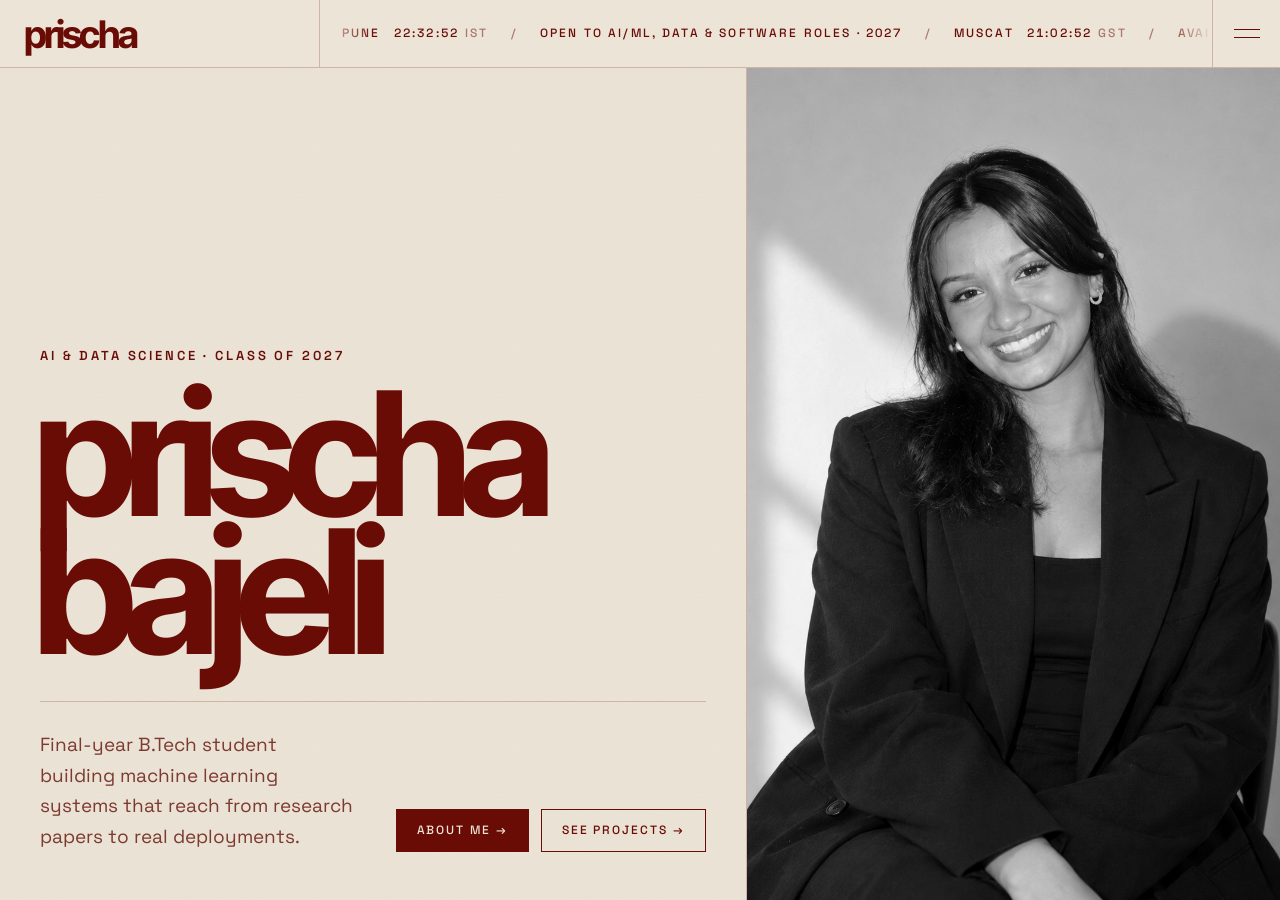
<file: index.html>
<!DOCTYPE html>
<html lang="en">
<head>
<meta charset="UTF-8" />
<meta name="viewport" content="width=device-width, initial-scale=1.0" />
<title>Prischa Bajeli — AI &amp; Data Science</title>
<meta name="description" content="Prischa Bajeli — final-year B.Tech AI &amp; Data Science student building ML systems from research papers to real deployments." />
<meta property="og:title" content="Prischa Bajeli — AI &amp; Data Science" />
<meta property="og:description" content="Prischa Bajeli — final-year B.Tech AI &amp; Data Science student building ML systems from research papers to real deployments." />
<meta property="og:type" content="website" />
<meta property="og:url" content="https://prischab.github.io/" />
<meta property="og:image" content="https://prischab.github.io/images/profile.jpg" />
<meta name="twitter:card" content="summary" />
<link rel="canonical" href="https://prischab.github.io/" />
<link rel="icon" href="data:image/svg+xml,%3Csvg xmlns='http://www.w3.org/2000/svg' viewBox='0 0 64 64'%3E%3Crect width='64' height='64' fill='%236a0c06'/%3E%3Ctext x='50%25' y='50%25' dominant-baseline='central' text-anchor='middle' font-family='Arial, Helvetica, sans-serif' font-weight='bold' font-size='38' fill='%23ece4d6'%3Ep.%3C/text%3E%3C/svg%3E" />
<link rel="preconnect" href="https://fonts.googleapis.com" />
<link rel="preconnect" href="https://fonts.gstatic.com" crossorigin />
<link href="https://fonts.googleapis.com/css2?family=Inter+Tight:wght@400..800&amp;family=Space+Grotesk:wght@400..600&amp;display=swap" rel="stylesheet" />
<link rel="stylesheet" href="style.css" />
<style>
  /* homepage: name block + portrait, split by a grid line */
  header.hero {
    flex: 1;
    position: relative;
    z-index: 2;
    display: grid;
    grid-template-columns: 1.4fr 1fr;
    min-height: calc(100vh - var(--bar-h));
  }
  .hero-text {
    display: flex;
    flex-direction: column;
    justify-content: flex-end;
    padding: 56px 40px 48px;
    border-right: 1px solid var(--line);
  }
  .eyebrow {
    font-size: 13px;
    font-weight: 600;
    letter-spacing: 0.22em;
    text-transform: uppercase;
    margin-bottom: 18px;
  }
  h1.name {
    font-family: var(--display);
    font-weight: 700;
    font-size: clamp(80px, 13.5vw, 220px);
    line-height: 0.8;
    letter-spacing: -0.07em;
    text-transform: lowercase;
    margin: 0 0 40px -0.04em;
  }
  .hero-foot {
    display: grid;
    grid-template-columns: 1fr auto;
    gap: 24px 40px;
    align-items: end;
    padding-top: 28px;
    border-top: 1px solid var(--line);
  }
  .tagline { font-size: 19px; color: var(--ink-soft); max-width: 36ch; }
  .hero-cta { display: flex; gap: 12px; flex-wrap: wrap; }
  .photo-frame { position: relative; overflow: hidden; }
  .photo-frame .img-slot { position: absolute; inset: 0; border: none; }
  /* mouse/trackpad: photo is grey, turns colour on hover */
  @media (hover: hover) and (pointer: fine) {
    .photo-frame img { filter: grayscale(1) contrast(1.05); transition: filter 0.6s ease, transform 0.8s ease; }
    .photo-frame:hover img { filter: grayscale(0) contrast(1); transform: scale(1.02); }
  }
  /* phones/tablets have no hover: photo starts grey and fades to colour as the page loads */
  @media not ((hover: hover) and (pointer: fine)) {
    .photo-frame img { animation: toColour 1.6s ease 0.5s both; }
  }
  @keyframes toColour { from { filter: grayscale(1) contrast(1.05); } to { filter: grayscale(0); } }
  @media (prefers-reduced-motion: reduce) { .photo-frame img { animation: none; transition: none; } }
  /* full name in solid ink (the site's faded-em accent is skipped here) */
  h1.name em { opacity: 1; }
  @media (max-width: 860px) {
    header.hero { grid-template-columns: 1fr; }
    .hero-text { border-right: none; border-bottom: 1px solid var(--line); padding: 48px 20px 36px; }
    .photo-frame { aspect-ratio: 4/5; }
    .hero-foot { grid-template-columns: 1fr; }
  }
</style>
</head>
<body>

<header class="topbar">
  <a href="index.html" class="logo" aria-label="Prischa Bajeli, home">prischa</a>
  <div class="ticker" aria-hidden="true">
    <div class="ticker-track">
      <span>Open to AI/ML, data &amp; software roles · 2027</span>
      <span>Available for freelance projects</span>
      <span>2 peer-reviewed papers · IEEE &amp; Springer</span>
      <span>AI &amp; Data Science · Class of 2027</span>
    </div>
  </div>
  <button class="menu-btn" type="button" aria-expanded="false" aria-controls="menu" aria-label="Open menu"><span></span><span></span></button>
</header>
<div class="menu-backdrop"></div>
<nav class="menu" id="menu" aria-label="Main">
  <button class="menu-close" type="button" aria-label="Close menu"><span></span><span></span></button>
  <ul class="menu-links">
    <li><a href="about.html"><span class="n">01</span><span class="w">about</span></a></li>
    <li><a href="experience.html"><span class="n">02</span><span class="w">experience</span></a></li>
    <li><a href="work.html"><span class="n">03</span><span class="w">projects</span></a></li>
    <li><a href="research.html"><span class="n">04</span><span class="w">research</span></a></li>
    <li><a href="beyond.html"><span class="n">05</span><span class="w">beyond</span></a></li>
    <li><a href="contact.html"><span class="n">06</span><span class="w">contact</span></a></li>
  </ul>
  <div class="menu-social">
    <a href="https://github.com/prischab" target="_blank" rel="noopener">GitHub</a>
    <a href="https://linkedin.com/in/prischa-bajeli" target="_blank" rel="noopener">LinkedIn</a>
    <a href="resume.pdf" target="_blank" rel="noopener">Résumé</a>
  </div>
</nav>

<header class="hero">
  <div class="hero-text fade-in d1">
    <div class="eyebrow">AI &amp; Data Science · Class of 2027</div>
    <h1 class="name">Prischa<br><em>Bajeli</em></h1>
    <div class="hero-foot">
      <p class="tagline">Final-year B.Tech student building machine learning systems that reach from research papers to real deployments.</p>
      <div class="hero-cta">
        <a href="about.html" class="btn solid">About me →</a>
        <a href="work.html" class="btn">See projects →</a>
      </div>
    </div>
  </div>
  <div class="photo-frame fade-in d2">
    <div class="img-slot">
      <img src="images/profile.jpg" alt="Prischa Bajeli">
    </div>
  </div>
</header>

<script src="site.js"></script>
</body>
</html>
</file>
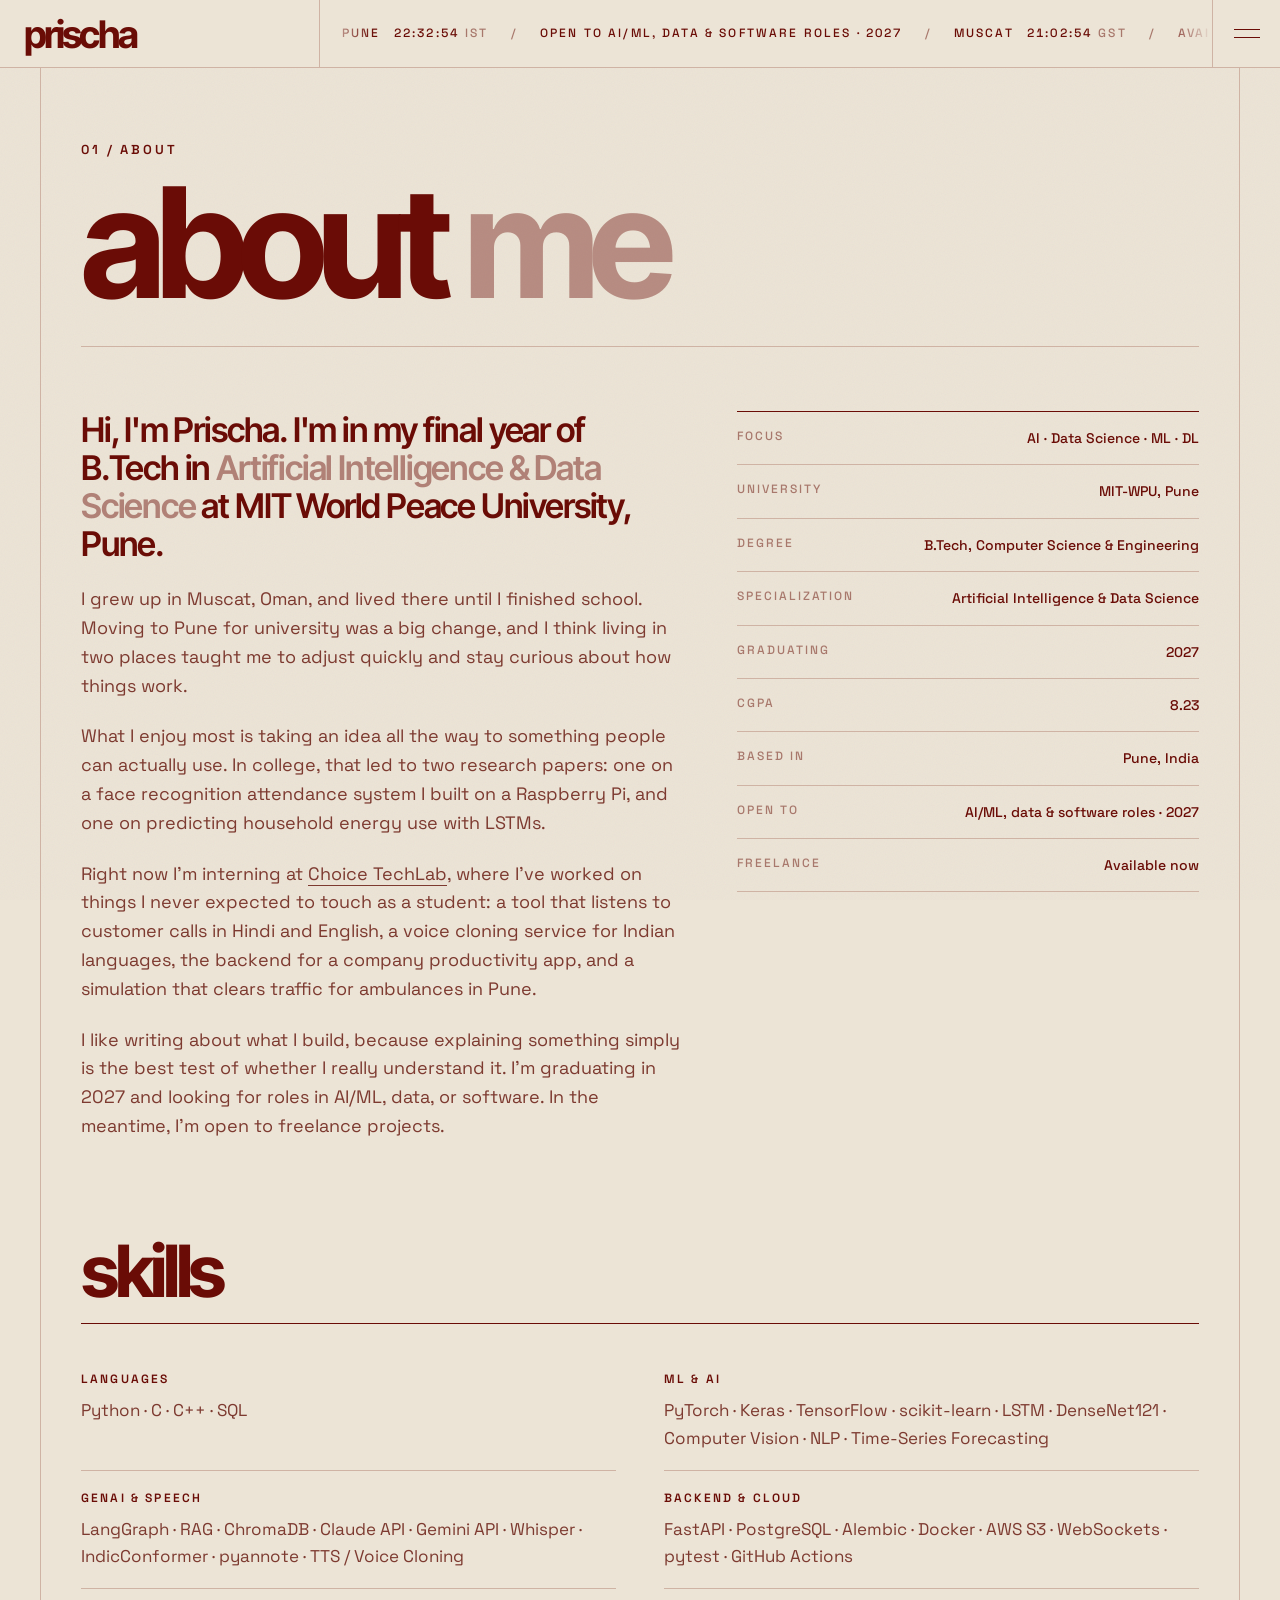
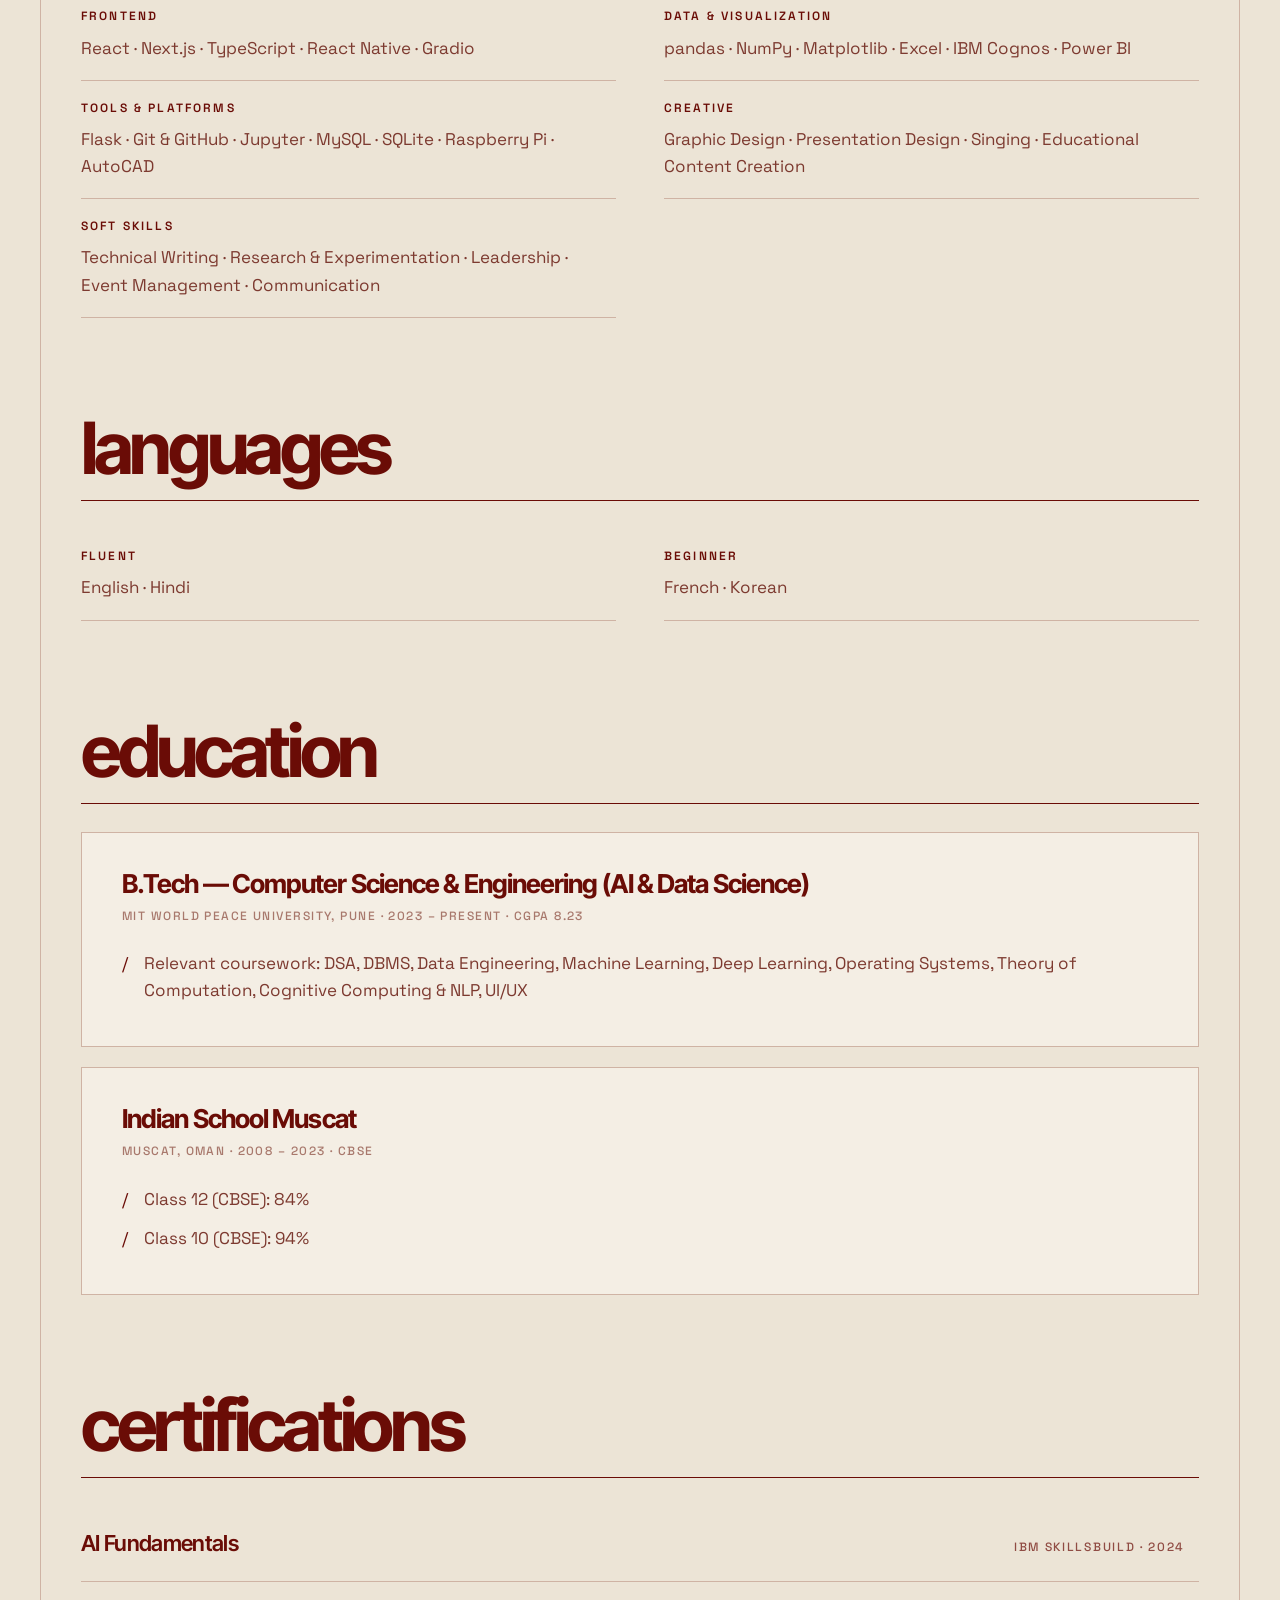
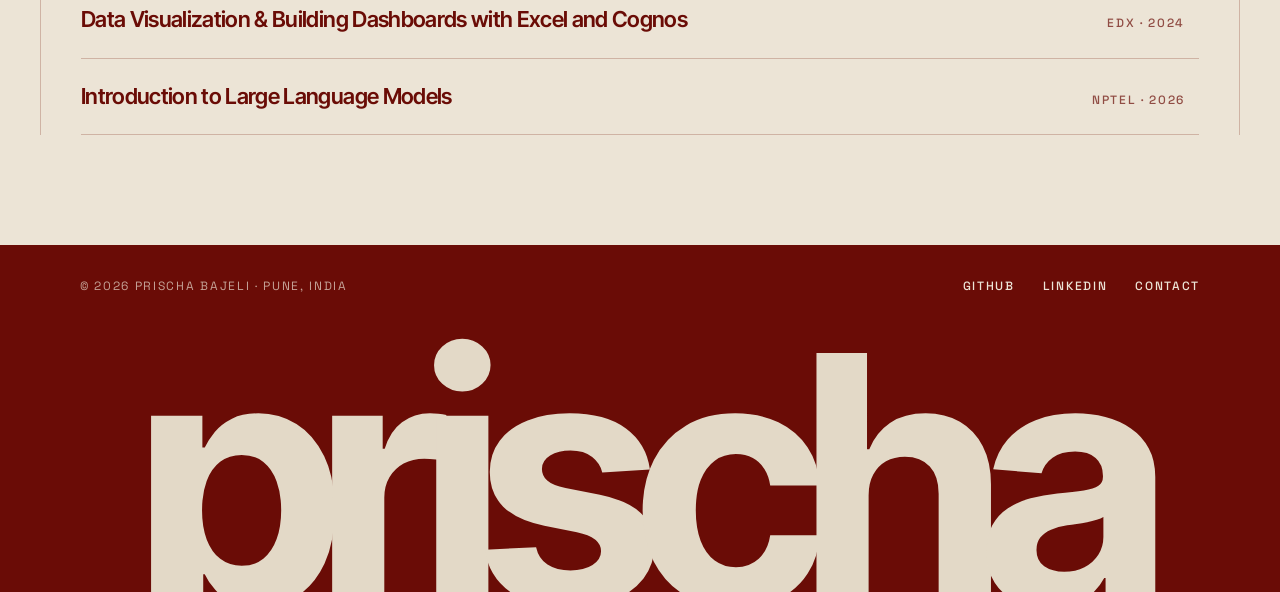
<file: about.html>
<!DOCTYPE html>
<html lang="en">
<head>
<meta charset="UTF-8" />
<meta name="viewport" content="width=device-width, initial-scale=1.0" />
<title>About — Prischa Bajeli</title>
<meta name="description" content="About Prischa Bajeli — background, skills and education. B.Tech CSE (AI &amp; Data Science), MIT-WPU Pune, Class of 2027." />
<meta property="og:title" content="About — Prischa Bajeli" />
<meta property="og:description" content="About Prischa Bajeli — background, skills and education. B.Tech CSE (AI &amp; Data Science), MIT-WPU Pune, Class of 2027." />
<meta property="og:type" content="website" />
<meta property="og:url" content="https://prischab.github.io/about.html" />
<meta property="og:image" content="https://prischab.github.io/images/profile.jpg" />
<meta name="twitter:card" content="summary" />
<link rel="canonical" href="https://prischab.github.io/about.html" />
<link rel="icon" href="data:image/svg+xml,%3Csvg xmlns='http://www.w3.org/2000/svg' viewBox='0 0 64 64'%3E%3Crect width='64' height='64' fill='%236a0c06'/%3E%3Ctext x='50%25' y='50%25' dominant-baseline='central' text-anchor='middle' font-family='Arial, Helvetica, sans-serif' font-weight='bold' font-size='38' fill='%23ece4d6'%3Ep.%3C/text%3E%3C/svg%3E" />
<link rel="preconnect" href="https://fonts.googleapis.com" />
<link rel="preconnect" href="https://fonts.gstatic.com" crossorigin />
<link href="https://fonts.googleapis.com/css2?family=Inter+Tight:wght@400..800&amp;family=Space+Grotesk:wght@400..600&amp;display=swap" rel="stylesheet" />
<link rel="stylesheet" href="style.css" />
<style>
  .about-grid { display: grid; grid-template-columns: 1.3fr 1fr; gap: 56px; align-items: start; }
  @media (max-width: 820px) { .about-grid { grid-template-columns: 1fr; gap: 40px; } }
  .about-grid p { font-size: 18px; color: var(--ink-soft); margin-bottom: 22px; }
  .about-grid p:last-child { margin-bottom: 0; }
  .about-grid .lead {
    font-family: var(--display);
    font-weight: 600;
    font-size: clamp(26px, 3vw, 34px);
    line-height: 1.12;
    letter-spacing: -0.035em;
    color: var(--ink);
  }
  .about-grid .lead em { font-style: normal; opacity: 0.45; }

  .facts { display: flex; flex-direction: column; border-top: 1px solid var(--ink); }
  .fact {
    display: flex;
    justify-content: space-between;
    gap: 16px;
    padding: 15px 0;
    border-bottom: 1px solid var(--line);
    font-size: 14px;
  }
  .fact span:first-child { color: var(--ink-faint); font-size: 12px; font-weight: 500; letter-spacing: 0.16em; text-transform: uppercase; }
  .fact span:last-child { color: var(--ink); text-align: right; font-weight: 500; }

  /* skills + education blocks */
  .block { margin-top: 96px; }
  .block-title {
    font-family: var(--display);
    font-weight: 700;
    font-size: clamp(40px, 6vw, 72px);
    line-height: 0.95;
    letter-spacing: -0.06em;
    text-transform: lowercase;
    margin-bottom: 28px;
    padding-bottom: 18px;
    border-bottom: 1px solid var(--ink);
  }
  .skills-grid { display: grid; grid-template-columns: repeat(2,1fr); gap: 0 48px; }
  @media (max-width: 640px) { .skills-grid { grid-template-columns: 1fr; } }
  .skill-row { padding: 18px 0; border-bottom: 1px solid var(--line); }
  .skill-row .label {
    font-size: 12px;
    font-weight: 600;
    letter-spacing: 0.18em;
    text-transform: uppercase;
    margin-bottom: 8px;
  }
  .skill-row .items { font-size: 17px; color: var(--ink-soft); }

  .edu-card { background: var(--bg-alt); border: 1px solid var(--line); padding: 36px 40px; }
  @media (max-width: 640px) { .edu-card { padding: 28px 24px; } }
  .edu-card h3 { font-family: var(--display); font-weight: 700; font-size: 26px; line-height: 1.15; letter-spacing: -0.035em; margin-bottom: 8px; }
  .edu-card .meta { font-size: 12px; font-weight: 500; letter-spacing: 0.12em; text-transform: uppercase; color: var(--ink-faint); margin-bottom: 18px; }
  .edu-card ul { list-style: none; }
  .edu-card li { color: var(--ink-soft); padding: 6px 0 6px 22px; position: relative; }
  .edu-card li::before { content: "/"; position: absolute; left: 0; color: var(--ink); }

  .cert-list { border-top: 0; }
  .cert-row {
    display: flex;
    justify-content: space-between;
    align-items: baseline;
    gap: 24px;
    padding: 20px 0;
    border-bottom: 1px solid var(--line);
    transition: padding-left 0.3s, background 0.3s, color 0.3s;
  }
  .cert-row:hover { padding-left: 14px; background: var(--ink); color: var(--bg); }
  .cert-name { font-family: var(--display); font-weight: 600; font-size: 22px; letter-spacing: -0.03em; }
  .cert-org { font-size: 12px; font-weight: 500; letter-spacing: 0.14em; text-transform: uppercase; opacity: 0.7; white-space: nowrap; padding-right: 14px; }
  @media (max-width: 560px) {
    .cert-row { flex-direction: column; gap: 4px; }
    .cert-org { white-space: normal; }
  }
</style>
</head>
<body>

<header class="topbar">
  <a href="index.html" class="logo" aria-label="Prischa Bajeli, home">prischa</a>
  <div class="ticker" aria-hidden="true">
    <div class="ticker-track">
      <span>Open to AI/ML, data &amp; software roles · 2027</span>
      <span>Available for freelance projects</span>
      <span>2 peer-reviewed papers · IEEE &amp; Springer</span>
      <span>AI &amp; Data Science · Class of 2027</span>
    </div>
  </div>
  <button class="menu-btn" type="button" aria-expanded="false" aria-controls="menu" aria-label="Open menu"><span></span><span></span></button>
</header>
<div class="menu-backdrop"></div>
<nav class="menu" id="menu" aria-label="Main">
  <button class="menu-close" type="button" aria-label="Close menu"><span></span><span></span></button>
  <ul class="menu-links">
    <li><a href="about.html"><span class="n">01</span><span class="w">about</span></a></li>
    <li><a href="experience.html"><span class="n">02</span><span class="w">experience</span></a></li>
    <li><a href="work.html"><span class="n">03</span><span class="w">projects</span></a></li>
    <li><a href="research.html"><span class="n">04</span><span class="w">research</span></a></li>
    <li><a href="beyond.html"><span class="n">05</span><span class="w">beyond</span></a></li>
    <li><a href="contact.html"><span class="n">06</span><span class="w">contact</span></a></li>
  </ul>
  <div class="menu-social">
    <a href="https://github.com/prischab" target="_blank" rel="noopener">GitHub</a>
    <a href="https://linkedin.com/in/prischa-bajeli" target="_blank" rel="noopener">LinkedIn</a>
    <a href="resume.pdf" target="_blank" rel="noopener">Résumé</a>
  </div>
</nav>

<main>
  <div class="page">
    <div class="wrap">
      <div class="page-head fade-in d1">
        <span class="num">01 / About</span>
        <h1>About <em>me</em></h1>
      </div>

      <div class="about-grid fade-in d2">
        <div>
          <p class="lead">Hi, I'm Prischa. I'm in my final year of B.Tech in <em>Artificial Intelligence &amp; Data Science</em> at MIT World Peace University, Pune.</p>
          <p>I grew up in Muscat, Oman, and lived there until I finished school. Moving to Pune for university was a big change, and I think living in two places taught me to adjust quickly and stay curious about how things work.</p>
          <p>What I enjoy most is taking an idea all the way to something people can actually use. In college, that led to two research papers: one on a face recognition attendance system I built on a Raspberry Pi, and one on predicting household energy use with LSTMs.</p>
          <p>Right now I'm interning at <a href="experience.html" style="border-bottom:1px solid currentColor">Choice TechLab</a>, where I've worked on things I never expected to touch as a student: a tool that listens to customer calls in Hindi and English, a voice cloning service for Indian languages, the backend for a company productivity app, and a simulation that clears traffic for ambulances in Pune.</p>
          <p>I like writing about what I build, because explaining something simply is the best test of whether I really understand it. I'm graduating in 2027 and looking for roles in AI/ML, data, or software. In the meantime, I'm open to freelance projects.</p>
        </div>
        <div class="facts">
          <div class="fact"><span>Focus</span><span>AI · Data Science · ML · DL</span></div>
          <div class="fact"><span>University</span><span>MIT-WPU, Pune</span></div>
          <div class="fact"><span>Degree</span><span>B.Tech, Computer Science &amp; Engineering</span></div>
          <div class="fact"><span>Specialization</span><span>Artificial Intelligence &amp; Data Science</span></div>
          <div class="fact"><span>Graduating</span><span>2027</span></div>
          <div class="fact"><span>CGPA</span><span>8.23</span></div>
          <div class="fact"><span>Based in</span><span>Pune, India</span></div>
          <div class="fact"><span>Open to</span><span>AI/ML, data &amp; software roles · 2027</span></div>
          <div class="fact"><span>Freelance</span><span>Available now</span></div>
        </div>
      </div>

      <!-- SKILLS -->
      <div class="block fade-in d3">
        <h2 class="block-title">Skills</h2>
        <div class="skills-grid">
          <div class="skill-row">
            <div class="label">Languages</div>
            <div class="items">Python · C · C++ · SQL</div>
          </div>
          <div class="skill-row">
            <div class="label">ML &amp; AI</div>
            <div class="items">PyTorch · Keras · TensorFlow · scikit-learn · LSTM · DenseNet121 · Computer Vision · NLP · Time-Series Forecasting</div>
          </div>
          <div class="skill-row">
            <div class="label">GenAI &amp; Speech</div>
            <div class="items">LangGraph · RAG · ChromaDB · Claude API · Gemini API · Whisper · IndicConformer · pyannote · TTS / Voice Cloning</div>
          </div>
          <div class="skill-row">
            <div class="label">Backend &amp; Cloud</div>
            <div class="items">FastAPI · PostgreSQL · Alembic · Docker · AWS S3 · WebSockets · pytest · GitHub Actions</div>
          </div>
          <div class="skill-row">
            <div class="label">Frontend</div>
            <div class="items">React · Next.js · TypeScript · React Native · Gradio</div>
          </div>
          <div class="skill-row">
            <div class="label">Data &amp; Visualization</div>
            <div class="items">pandas · NumPy · Matplotlib · Excel · IBM Cognos · Power BI</div>
          </div>
          <div class="skill-row">
            <div class="label">Tools &amp; Platforms</div>
            <div class="items">Flask · Git &amp; GitHub · Jupyter · MySQL · SQLite · Raspberry Pi · AutoCAD</div>
          </div>
          <div class="skill-row">
            <div class="label">Creative</div>
            <div class="items">Graphic Design · Presentation Design · Singing · Educational Content Creation</div>
          </div>
          <div class="skill-row">
            <div class="label">Soft Skills</div>
            <div class="items">Technical Writing · Research &amp; Experimentation · Leadership · Event Management · Communication</div>
          </div>
        </div>
      </div>

      <!-- LANGUAGES -->
      <div class="block fade-in d3">
        <h2 class="block-title">Languages</h2>
        <div class="skills-grid">
          <div class="skill-row">
            <div class="label">Fluent</div>
            <div class="items">English · Hindi</div>
          </div>
          <div class="skill-row">
            <div class="label">Beginner</div>
            <div class="items">French · Korean</div>
          </div>
        </div>
      </div>

      <!-- EDUCATION -->
      <div class="block fade-in d3">
        <h2 class="block-title">Education</h2>
        <div class="edu-card">
          <h3>B.Tech — Computer Science &amp; Engineering (AI &amp; Data Science)</h3>
          <div class="meta">MIT World Peace University, Pune · 2023 – Present · CGPA 8.23</div>
          <ul>
            <li>Relevant coursework: DSA, DBMS, Data Engineering, Machine Learning, Deep Learning, Operating Systems, Theory of Computation, Cognitive Computing &amp; NLP, UI/UX</li>
          </ul>
        </div>
        <div class="edu-card" style="margin-top:20px;">
          <h3>Indian School Muscat</h3>
          <div class="meta">Muscat, Oman · 2008 – 2023 · CBSE</div>
          <ul>
            <li>Class 12 (CBSE): 84%</li>
            <li>Class 10 (CBSE): 94%</li>
          </ul>
        </div>
      </div>

      <!-- CERTIFICATIONS -->
      <div class="block fade-in d3">
        <h2 class="block-title">Certifications</h2>
        <div class="cert-list">
          <div class="cert-row">
            <div class="cert-name">AI Fundamentals</div>
            <div class="cert-org">IBM SkillsBuild · 2024</div>
          </div>
          <div class="cert-row">
            <div class="cert-name">Data Visualization &amp; Building Dashboards with Excel and Cognos</div>
            <div class="cert-org">edX · 2024</div>
          </div>
          <div class="cert-row">
            <div class="cert-name">Introduction to Large Language Models</div>
            <div class="cert-org">NPTEL · 2026</div>
          </div>
        </div>
      </div>

    </div>
  </div>
</main>

<footer>
  <div class="wrap">
    <div class="copy">© 2026 Prischa Bajeli · Pune, India</div>
    <div class="foot-links">
      <a href="https://github.com/prischab" target="_blank" rel="noopener">GitHub</a>
      <a href="https://linkedin.com/in/prischa-bajeli" target="_blank" rel="noopener">LinkedIn</a>
      <a href="contact.html">Contact</a>
    </div>
  </div>
</footer>

<script src="site.js"></script>
</body>
</html>
</file>
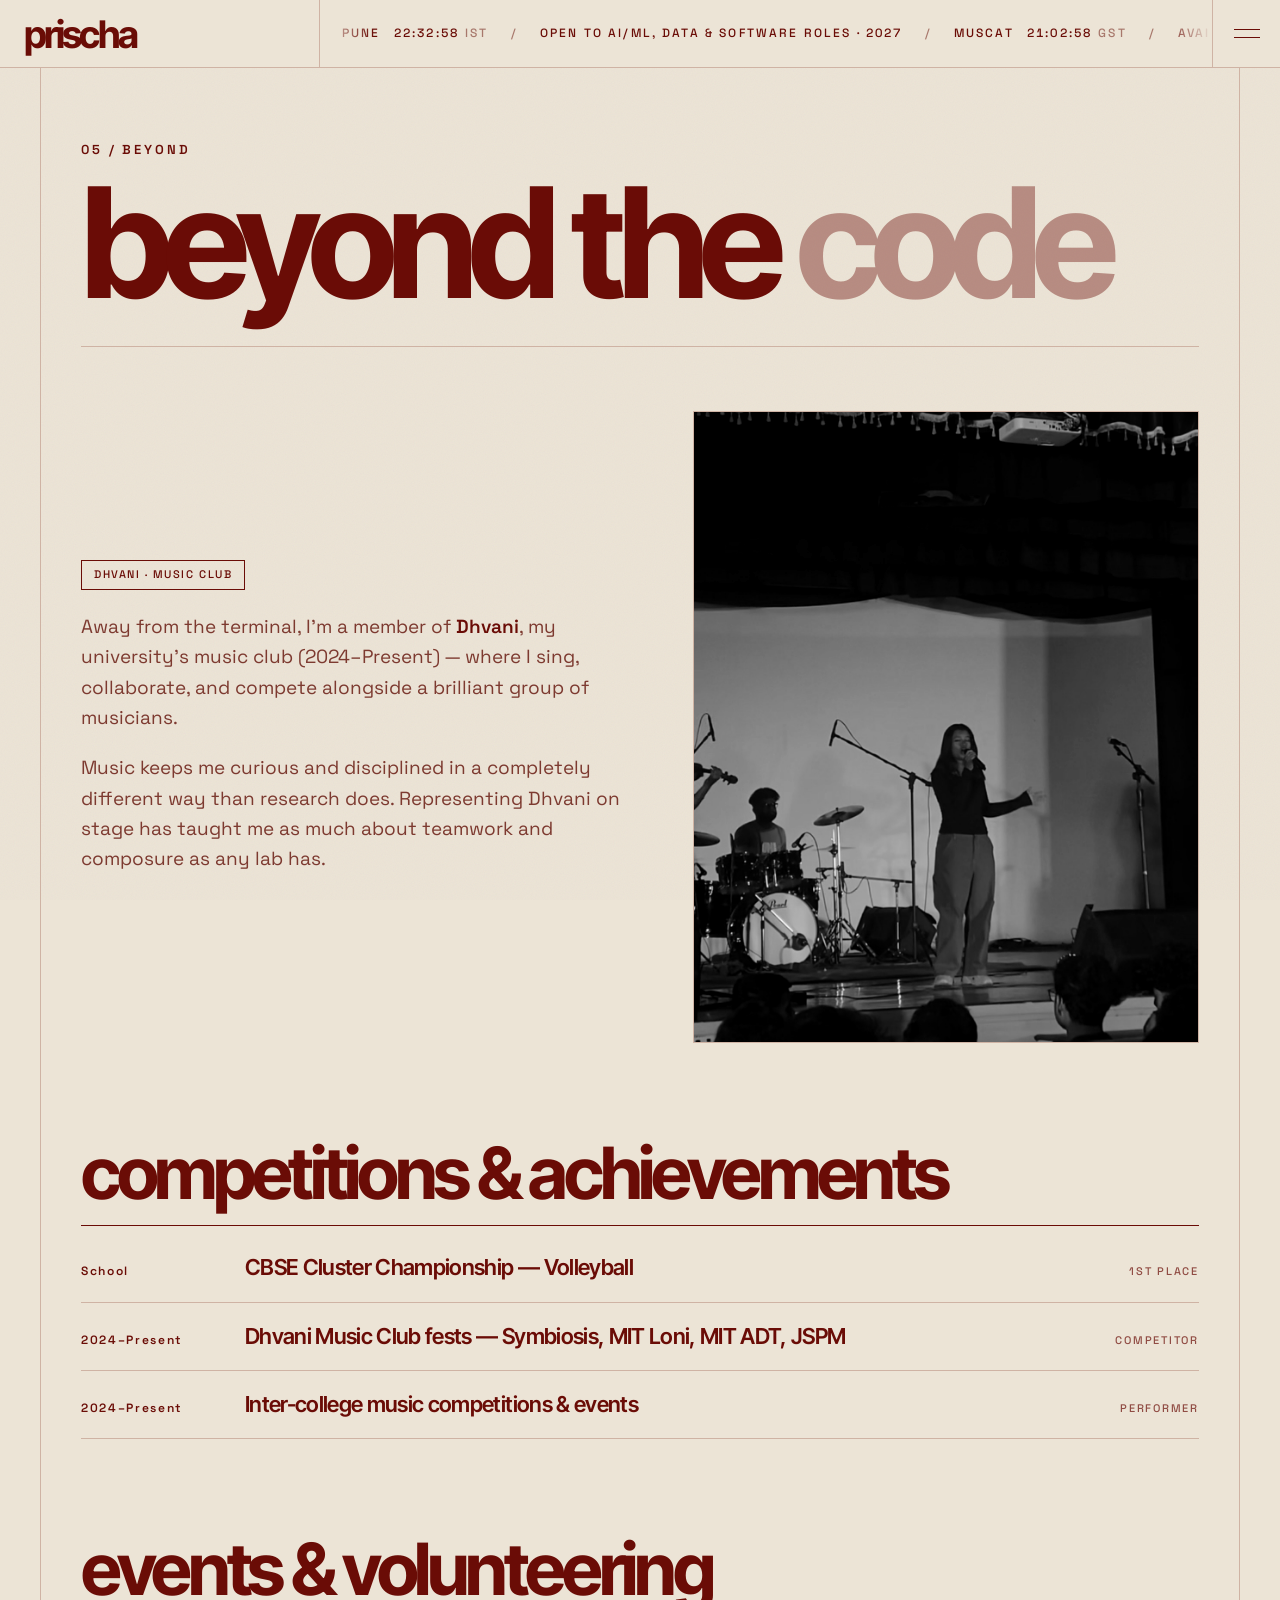
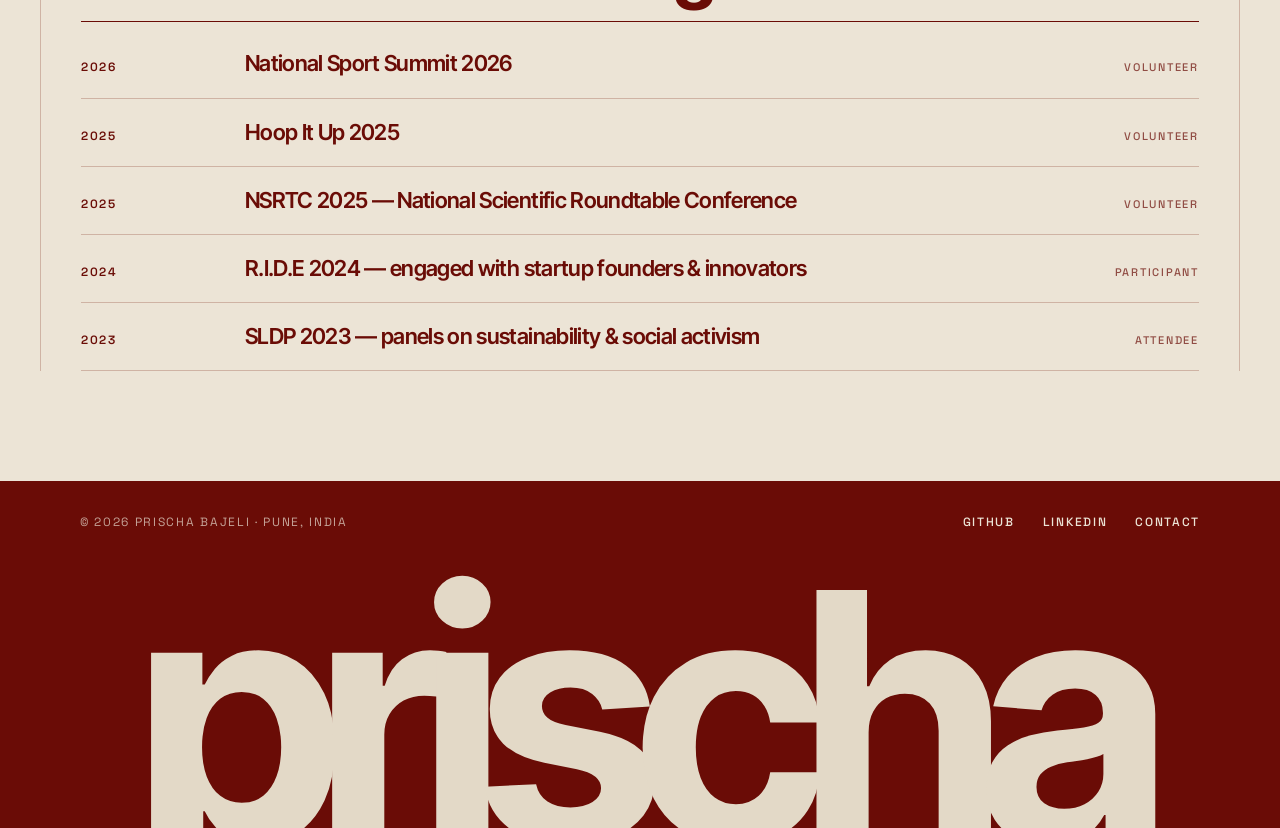
<file: beyond.html>
<!DOCTYPE html>
<html lang="en">
<head>
<meta charset="UTF-8" />
<meta name="viewport" content="width=device-width, initial-scale=1.0" />
<title>Beyond — Prischa Bajeli</title>
<meta name="description" content="Beyond the code — Prischa Bajeli's music with Dhvani, competitions and volunteering." />
<meta property="og:title" content="Beyond — Prischa Bajeli" />
<meta property="og:description" content="Beyond the code — Prischa Bajeli's music with Dhvani, competitions and volunteering." />
<meta property="og:type" content="website" />
<meta property="og:url" content="https://prischab.github.io/beyond.html" />
<meta property="og:image" content="https://prischab.github.io/images/profile.jpg" />
<meta name="twitter:card" content="summary" />
<link rel="canonical" href="https://prischab.github.io/beyond.html" />
<link rel="icon" href="data:image/svg+xml,%3Csvg xmlns='http://www.w3.org/2000/svg' viewBox='0 0 64 64'%3E%3Crect width='64' height='64' fill='%236a0c06'/%3E%3Ctext x='50%25' y='50%25' dominant-baseline='central' text-anchor='middle' font-family='Arial, Helvetica, sans-serif' font-weight='bold' font-size='38' fill='%23ece4d6'%3Ep.%3C/text%3E%3C/svg%3E" />
<link rel="preconnect" href="https://fonts.googleapis.com" />
<link rel="preconnect" href="https://fonts.gstatic.com" crossorigin />
<link href="https://fonts.googleapis.com/css2?family=Inter+Tight:wght@400..800&amp;family=Space+Grotesk:wght@400..600&amp;display=swap" rel="stylesheet" />
<link rel="stylesheet" href="style.css" />
<style>
  .dhvani-grid { display: grid; grid-template-columns: 1.1fr 1fr; gap: 56px; align-items: center; }
  @media (max-width: 760px) { .dhvani-grid { grid-template-columns: 1fr; gap: 40px; } }
  .badge {
    display: inline-block;
    font-size: 11px;
    font-weight: 500;
    letter-spacing: 0.14em;
    text-transform: uppercase;
    border: 1px solid var(--ink);
    padding: 5px 12px;
    margin-bottom: 22px;
  }
  .dhvani-grid p { color: var(--ink-soft); margin-bottom: 20px; font-size: 19px; }
  .dhvani-grid strong { color: var(--ink); font-weight: 600; }
  .dhvani-media .img-slot { aspect-ratio: 4/5; }
  .dhvani-media img { filter: grayscale(1) contrast(1.05); transition: filter 0.6s ease; }
  .dhvani-media:hover img { filter: grayscale(0); }

  .awards { margin-top: 96px; }
  .awards h2 {
    font-family: var(--display);
    font-weight: 700;
    font-size: clamp(40px, 6vw, 72px);
    line-height: 0.95;
    letter-spacing: -0.06em;
    text-transform: lowercase;
    margin-bottom: 8px;
    padding-bottom: 18px;
    border-bottom: 1px solid var(--ink);
  }
  .award-row {
    display: grid;
    grid-template-columns: 140px 1fr auto;
    gap: 24px;
    align-items: baseline;
    padding: 20px 0;
    border-bottom: 1px solid var(--line);
    transition: padding 0.3s, background 0.3s, color 0.3s;
  }
  .award-row:hover { padding-left: 14px; padding-right: 14px; background: var(--ink); color: var(--bg); }
  @media (max-width: 640px) { .award-row { grid-template-columns: 1fr; gap: 4px; } }
  .award-row .yr { font-size: 12px; font-weight: 600; letter-spacing: 0.14em; }
  .award-row .name { font-family: var(--display); font-weight: 600; font-size: 22px; letter-spacing: -0.03em; line-height: 1.2; }
  .award-row .place { font-size: 11px; font-weight: 500; text-transform: uppercase; letter-spacing: 0.16em; opacity: 0.7; }
</style>
</head>
<body>

<header class="topbar">
  <a href="index.html" class="logo" aria-label="Prischa Bajeli, home">prischa</a>
  <div class="ticker" aria-hidden="true">
    <div class="ticker-track">
      <span>Open to AI/ML, data &amp; software roles · 2027</span>
      <span>Available for freelance projects</span>
      <span>2 peer-reviewed papers · IEEE &amp; Springer</span>
      <span>AI &amp; Data Science · Class of 2027</span>
    </div>
  </div>
  <button class="menu-btn" type="button" aria-expanded="false" aria-controls="menu" aria-label="Open menu"><span></span><span></span></button>
</header>
<div class="menu-backdrop"></div>
<nav class="menu" id="menu" aria-label="Main">
  <button class="menu-close" type="button" aria-label="Close menu"><span></span><span></span></button>
  <ul class="menu-links">
    <li><a href="about.html"><span class="n">01</span><span class="w">about</span></a></li>
    <li><a href="experience.html"><span class="n">02</span><span class="w">experience</span></a></li>
    <li><a href="work.html"><span class="n">03</span><span class="w">projects</span></a></li>
    <li><a href="research.html"><span class="n">04</span><span class="w">research</span></a></li>
    <li><a href="beyond.html"><span class="n">05</span><span class="w">beyond</span></a></li>
    <li><a href="contact.html"><span class="n">06</span><span class="w">contact</span></a></li>
  </ul>
  <div class="menu-social">
    <a href="https://github.com/prischab" target="_blank" rel="noopener">GitHub</a>
    <a href="https://linkedin.com/in/prischa-bajeli" target="_blank" rel="noopener">LinkedIn</a>
    <a href="resume.pdf" target="_blank" rel="noopener">Résumé</a>
  </div>
</nav>

<main>
  <div class="page">
    <div class="wrap">
      <div class="page-head fade-in d1">
        <span class="num">05 / Beyond</span>
        <h1>Beyond the <em>code</em></h1>
      </div>

      <div class="dhvani-grid fade-in d2">
        <div>
          <span class="badge">Dhvani · Music Club</span>
          <p>Away from the terminal, I'm a member of <strong>Dhvani</strong>, my university's music club (2024–Present) — where I sing, collaborate, and compete alongside a brilliant group of musicians.</p>
          <p>Music keeps me curious and disciplined in a completely different way than research does. Representing Dhvani on stage has taught me as much about teamwork and composure as any lab has.</p>
        </div>
        <div class="dhvani-media">
          <div class="img-slot">
            <img src="images/dhvani.jpg" alt="Performing with Dhvani">
          </div>
        </div>
      </div>

      <!-- COMPETITIONS & ACHIEVEMENTS -->
      <div class="awards fade-in d3">
        <h2>Competitions &amp; achievements</h2>
        <div class="award-row">
          <div class="yr">School</div>
          <div class="name">CBSE Cluster Championship — Volleyball</div>
          <div class="place">1st Place</div>
        </div>
        <div class="award-row">
          <div class="yr">2024–Present</div>
          <div class="name">Dhvani Music Club fests — Symbiosis, MIT Loni, MIT ADT, JSPM</div>
          <div class="place">Competitor</div>
        </div>
        <div class="award-row">
          <div class="yr">2024–Present</div>
          <div class="name">Inter-college music competitions &amp; events</div>
          <div class="place">Performer</div>
        </div>
      </div>

      <!-- EVENTS & VOLUNTEERING -->
      <div class="awards fade-in d3">
        <h2>Events &amp; volunteering</h2>
        <div class="award-row">
          <div class="yr">2026</div>
          <div class="name">National Sport Summit 2026</div>
          <div class="place">Volunteer</div>
        </div>
        <div class="award-row">
          <div class="yr">2025</div>
          <div class="name">Hoop It Up 2025</div>
          <div class="place">Volunteer</div>
        </div>
        <div class="award-row">
          <div class="yr">2025</div>
          <div class="name">NSRTC 2025 — National Scientific Roundtable Conference</div>
          <div class="place">Volunteer</div>
        </div>
        <div class="award-row">
          <div class="yr">2024</div>
          <div class="name">R.I.D.E 2024 — engaged with startup founders &amp; innovators</div>
          <div class="place">Participant</div>
        </div>
        <div class="award-row">
          <div class="yr">2023</div>
          <div class="name">SLDP 2023 — panels on sustainability &amp; social activism</div>
          <div class="place">Attendee</div>
        </div>
      </div>

    </div>
  </div>
</main>

<footer>
  <div class="wrap">
    <div class="copy">© 2026 Prischa Bajeli · Pune, India</div>
    <div class="foot-links">
      <a href="https://github.com/prischab" target="_blank" rel="noopener">GitHub</a>
      <a href="https://linkedin.com/in/prischa-bajeli" target="_blank" rel="noopener">LinkedIn</a>
      <a href="contact.html">Contact</a>
    </div>
  </div>
</footer>

<script src="site.js"></script>
</body>
</html>
</file>
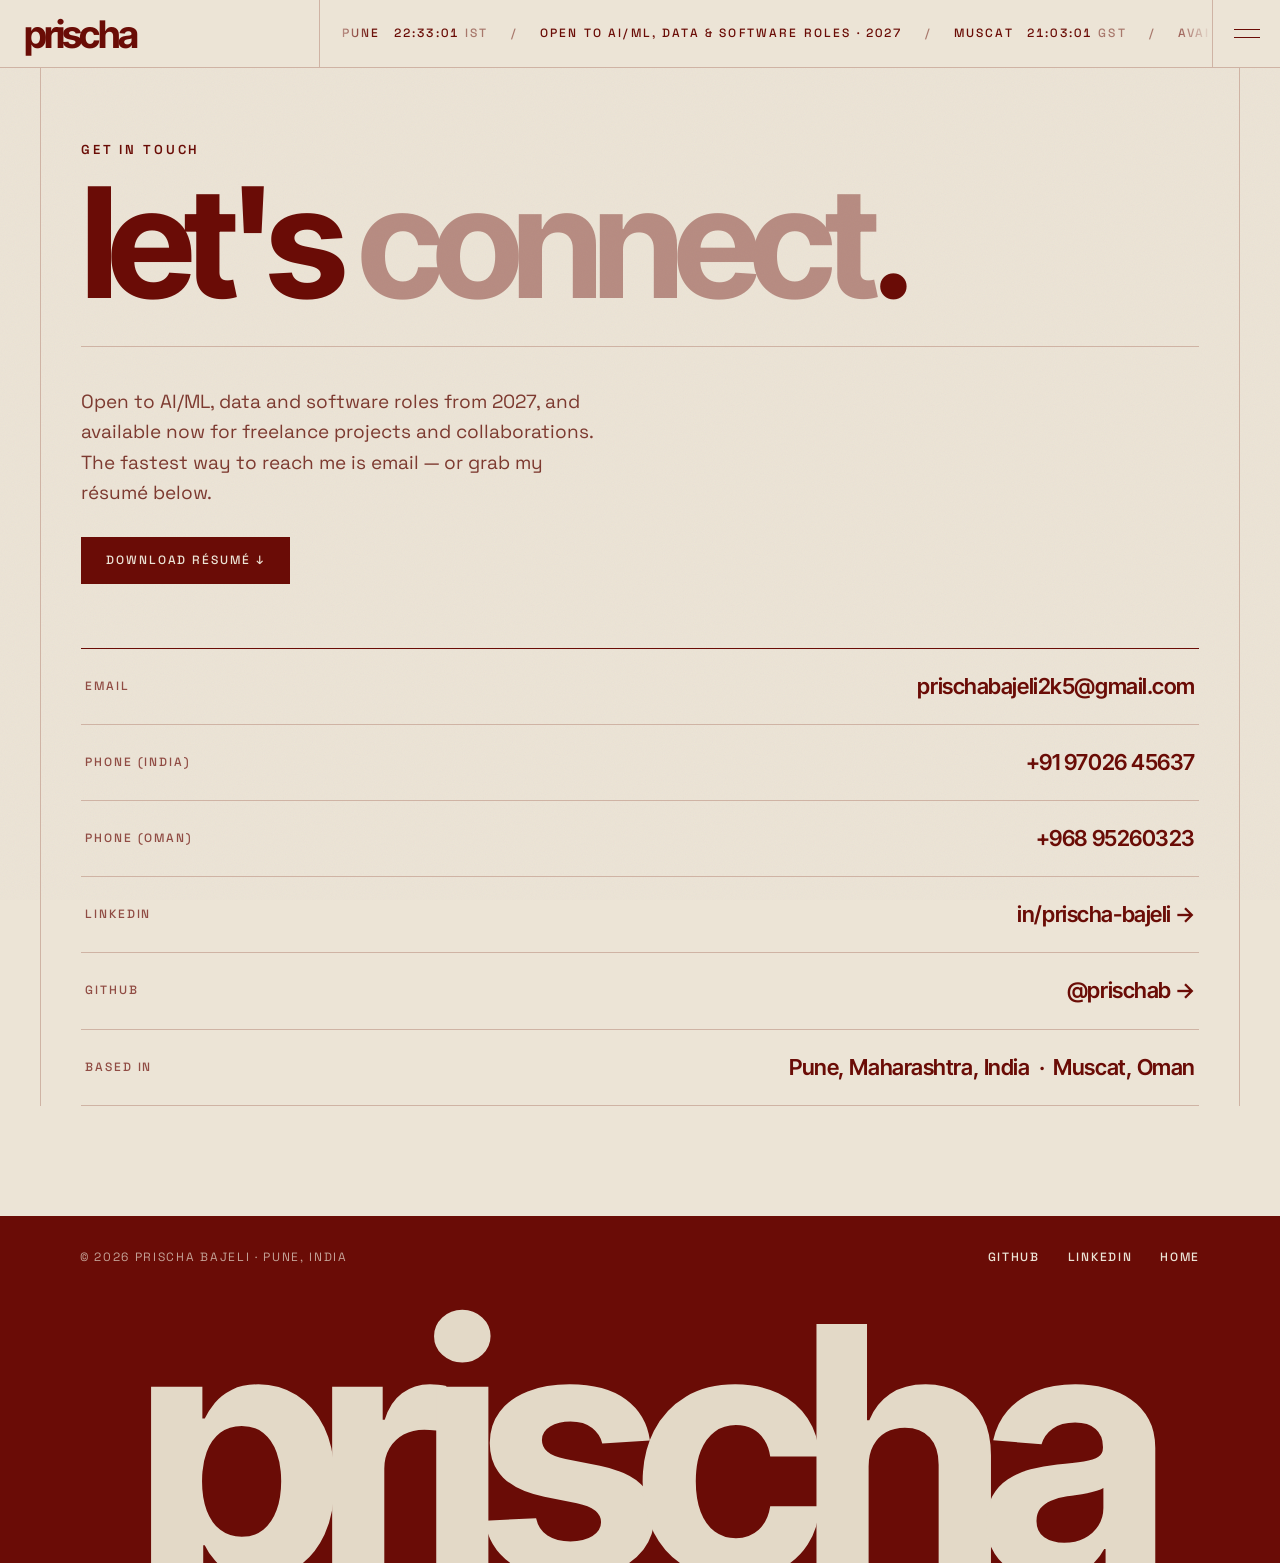
<file: contact.html>
<!DOCTYPE html>
<html lang="en">
<head>
<meta charset="UTF-8" />
<meta name="viewport" content="width=device-width, initial-scale=1.0" />
<title>Contact — Prischa Bajeli</title>
<meta name="description" content="Contact Prischa Bajeli — email, LinkedIn, GitHub and résumé." />
<meta property="og:title" content="Contact — Prischa Bajeli" />
<meta property="og:description" content="Contact Prischa Bajeli — email, LinkedIn, GitHub and résumé." />
<meta property="og:type" content="website" />
<meta property="og:url" content="https://prischab.github.io/contact.html" />
<meta property="og:image" content="https://prischab.github.io/images/profile.jpg" />
<meta name="twitter:card" content="summary" />
<link rel="canonical" href="https://prischab.github.io/contact.html" />
<link rel="icon" href="data:image/svg+xml,%3Csvg xmlns='http://www.w3.org/2000/svg' viewBox='0 0 64 64'%3E%3Crect width='64' height='64' fill='%236a0c06'/%3E%3Ctext x='50%25' y='50%25' dominant-baseline='central' text-anchor='middle' font-family='Arial, Helvetica, sans-serif' font-weight='bold' font-size='38' fill='%23ece4d6'%3Ep.%3C/text%3E%3C/svg%3E" />
<link rel="preconnect" href="https://fonts.googleapis.com" />
<link rel="preconnect" href="https://fonts.gstatic.com" crossorigin />
<link href="https://fonts.googleapis.com/css2?family=Inter+Tight:wght@400..800&amp;family=Space+Grotesk:wght@400..600&amp;display=swap" rel="stylesheet" />
<link rel="stylesheet" href="style.css" />
<style>
  .contact-page { display: flex; flex-direction: column; justify-content: center; min-height: 70vh; }
  .contact-page .eyebrow {
    font-size: 13px;
    font-weight: 600;
    letter-spacing: 0.22em;
    text-transform: uppercase;
    margin-bottom: 14px;
  }
  .contact-page h1 {
    font-family: var(--display);
    font-weight: 700;
    font-size: clamp(64px, 12vw, 168px);
    letter-spacing: -0.065em;
    line-height: 0.88;
    text-transform: lowercase;
    margin-bottom: 40px;
    padding-bottom: 36px;
    border-bottom: 1px solid var(--line);
  }
  .contact-mail {
    font-family: var(--display);
    font-size: clamp(22px, 3vw, 32px);
    border-bottom: 1px solid var(--ink);
    padding-bottom: 4px;
    display: inline-block;
  }
  .contact-intro {
    font-size: 19px;
    color: var(--ink-soft);
    max-width: 44ch;
    margin: 0 0 28px;
  }
  .resume-btn {
    align-self: flex-start;
    font-size: 12px;
    font-weight: 500;
    letter-spacing: 0.16em;
    text-transform: uppercase;
    color: var(--bg);
    background: var(--ink);
    border: 1px solid var(--ink);
    padding: 13px 24px;
    transition: background 0.25s, color 0.25s;
  }
  .resume-btn:hover { background: transparent; color: var(--ink); }
  .contact-rows { margin-top: 64px; display: flex; flex-direction: column; width: 100%; border-top: 1px solid var(--ink); }
  .contact-rows a, .contact-rows .addr-row {
    display: flex;
    justify-content: space-between;
    align-items: center;
    gap: 16px;
    padding: 20px 4px;
    border-bottom: 1px solid var(--line);
    font-family: var(--display);
    font-weight: 600;
    font-size: clamp(17px, 2vw, 22px);
    letter-spacing: -0.02em;
  }
  .contact-rows a { transition: padding 0.25s, background 0.25s, color 0.25s; }
  .contact-rows a:hover { background: var(--ink); color: var(--bg); padding-left: 16px; padding-right: 16px; }
  .contact-rows .label { font-family: var(--body); font-weight: 500; font-size: 12px; letter-spacing: 0.16em; text-transform: uppercase; opacity: 0.7; }
  @media (max-width: 560px) {
    .contact-rows a, .contact-rows .addr-row { flex-direction: column; align-items: flex-start; gap: 4px; }
  }
</style>
</head>
<body>

<header class="topbar">
  <a href="index.html" class="logo" aria-label="Prischa Bajeli, home">prischa</a>
  <div class="ticker" aria-hidden="true">
    <div class="ticker-track">
      <span>Open to AI/ML, data &amp; software roles · 2027</span>
      <span>Available for freelance projects</span>
      <span>2 peer-reviewed papers · IEEE &amp; Springer</span>
      <span>AI &amp; Data Science · Class of 2027</span>
    </div>
  </div>
  <button class="menu-btn" type="button" aria-expanded="false" aria-controls="menu" aria-label="Open menu"><span></span><span></span></button>
</header>
<div class="menu-backdrop"></div>
<nav class="menu" id="menu" aria-label="Main">
  <button class="menu-close" type="button" aria-label="Close menu"><span></span><span></span></button>
  <ul class="menu-links">
    <li><a href="about.html"><span class="n">01</span><span class="w">about</span></a></li>
    <li><a href="experience.html"><span class="n">02</span><span class="w">experience</span></a></li>
    <li><a href="work.html"><span class="n">03</span><span class="w">projects</span></a></li>
    <li><a href="research.html"><span class="n">04</span><span class="w">research</span></a></li>
    <li><a href="beyond.html"><span class="n">05</span><span class="w">beyond</span></a></li>
    <li><a href="contact.html"><span class="n">06</span><span class="w">contact</span></a></li>
  </ul>
  <div class="menu-social">
    <a href="https://github.com/prischab" target="_blank" rel="noopener">GitHub</a>
    <a href="https://linkedin.com/in/prischa-bajeli" target="_blank" rel="noopener">LinkedIn</a>
    <a href="resume.pdf" target="_blank" rel="noopener">Résumé</a>
  </div>
</nav>

<main>
  <div class="page">
    <div class="wrap">
      <div class="contact-page fade-in d1">
        <div class="eyebrow">Get in touch</div>
        <h1>Let's <em>connect</em>.</h1>
        <p class="contact-intro">Open to AI/ML, data and software roles from 2027, and available now for freelance projects and collaborations. The fastest way to reach me is email — or grab my résumé below.</p>
        <a class="resume-btn" href="resume.pdf" download>Download résumé ↓</a>

        <div class="contact-rows">
          <a href="mailto:prischabajeli2k5@gmail.com"><span class="label">Email</span><span>prischabajeli2k5@gmail.com</span></a>
          <a href="tel:+919702645637"><span class="label">Phone (India)</span><span>+91 97026 45637</span></a>
          <a href="tel:+96895260323"><span class="label">Phone (Oman)</span><span>+968 95260323</span></a>
          <a href="https://linkedin.com/in/prischa-bajeli" target="_blank" rel="noopener"><span class="label">LinkedIn</span><span>in/prischa-bajeli →</span></a>
          <a href="https://github.com/prischab" target="_blank" rel="noopener"><span class="label">GitHub</span><span>@prischab →</span></a>
          <div class="addr-row"><span class="label">Based in</span><span>Pune, Maharashtra, India &nbsp;·&nbsp; Muscat, Oman</span></div>
        </div>
      </div>
    </div>
  </div>
</main>

<footer>
  <div class="wrap">
    <div class="copy">© 2026 Prischa Bajeli · Pune, India</div>
    <div class="foot-links">
      <a href="https://github.com/prischab" target="_blank" rel="noopener">GitHub</a>
      <a href="https://linkedin.com/in/prischa-bajeli" target="_blank" rel="noopener">LinkedIn</a>
      <a href="index.html">Home</a>
    </div>
  </div>
</footer>

<script src="site.js"></script>
</body>
</html>
</file>
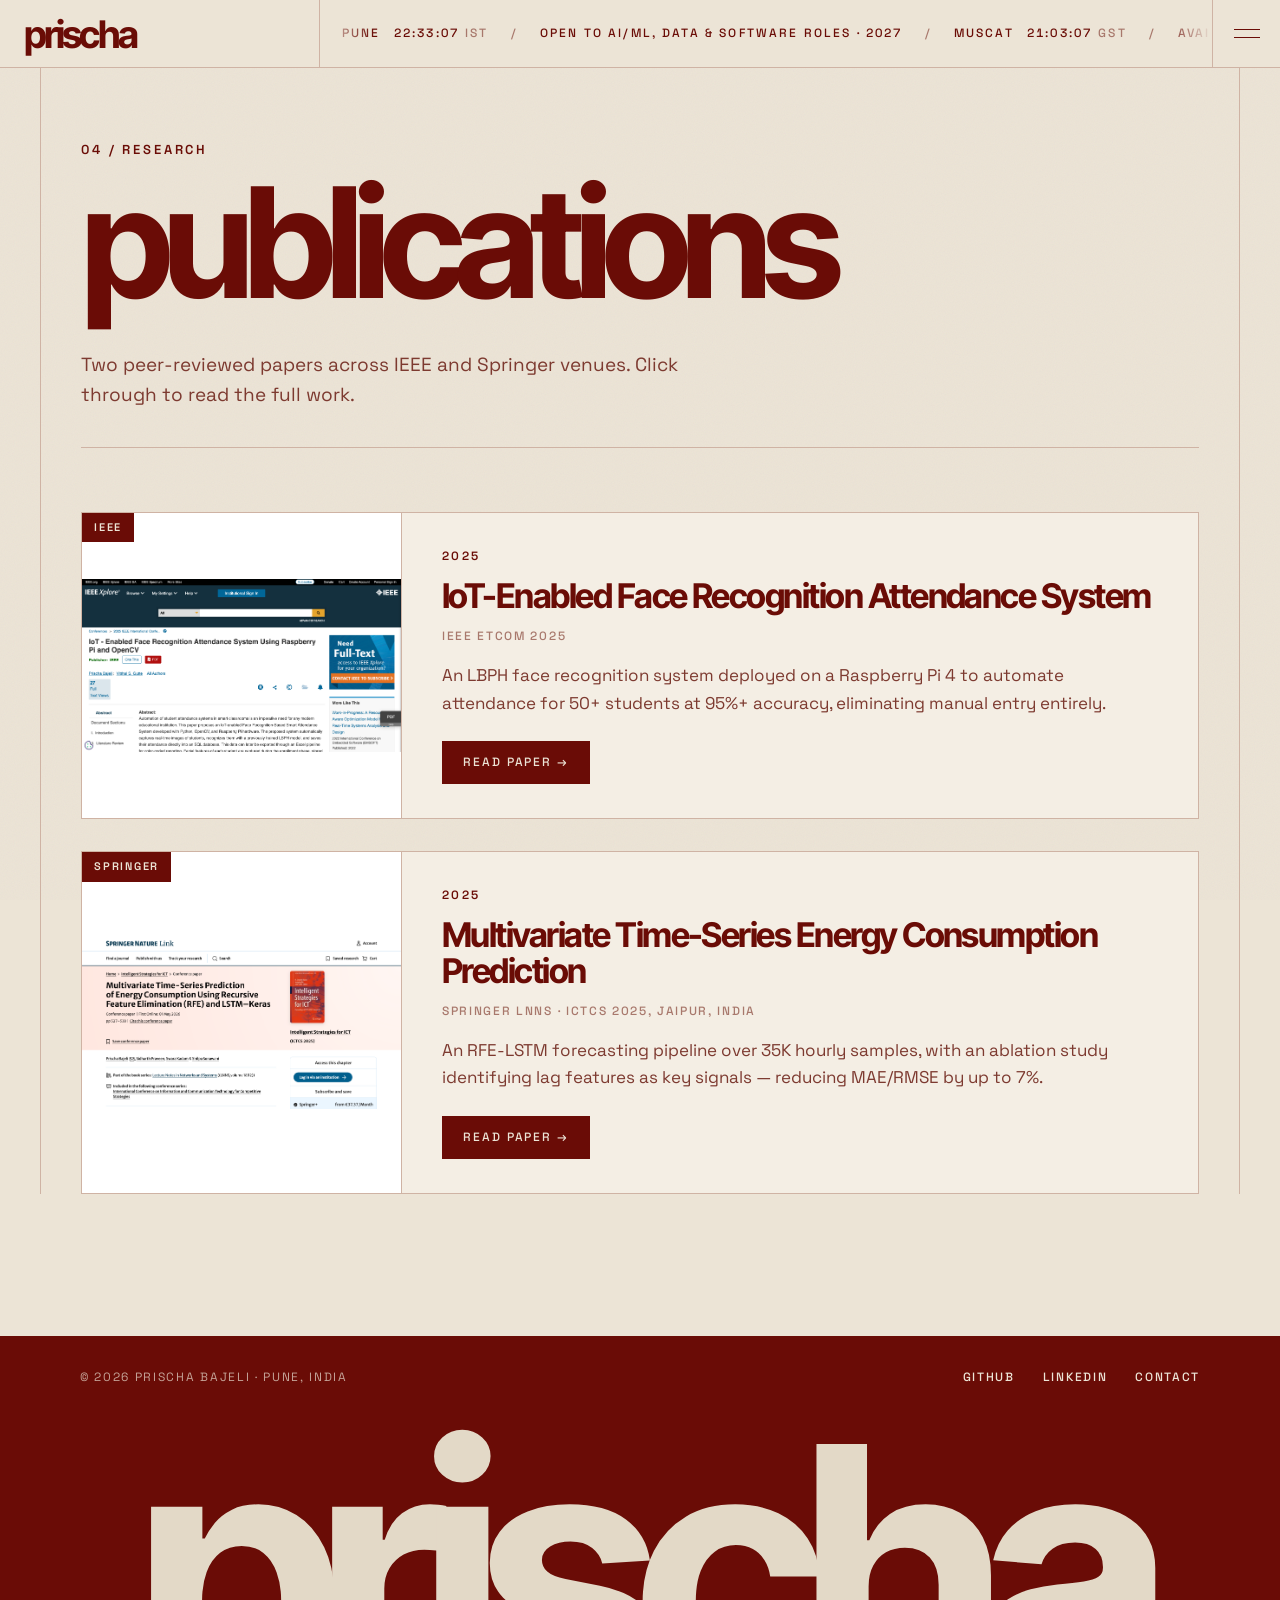
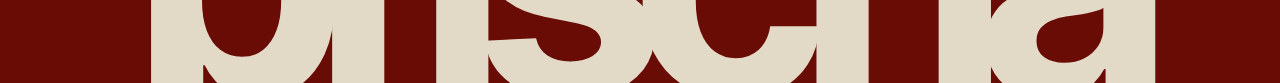
<file: research.html>
<!DOCTYPE html>
<html lang="en">
<head>
<meta charset="UTF-8" />
<meta name="viewport" content="width=device-width, initial-scale=1.0" />
<title>Research — Prischa Bajeli</title>
<meta name="description" content="Peer-reviewed publications by Prischa Bajeli in IEEE ETCOM 2025 and Springer LNNS (ICTCS 2025)." />
<meta property="og:title" content="Research — Prischa Bajeli" />
<meta property="og:description" content="Peer-reviewed publications by Prischa Bajeli in IEEE ETCOM 2025 and Springer LNNS (ICTCS 2025)." />
<meta property="og:type" content="website" />
<meta property="og:url" content="https://prischab.github.io/research.html" />
<meta property="og:image" content="https://prischab.github.io/images/profile.jpg" />
<meta name="twitter:card" content="summary" />
<link rel="canonical" href="https://prischab.github.io/research.html" />
<link rel="icon" href="data:image/svg+xml,%3Csvg xmlns='http://www.w3.org/2000/svg' viewBox='0 0 64 64'%3E%3Crect width='64' height='64' fill='%236a0c06'/%3E%3Ctext x='50%25' y='50%25' dominant-baseline='central' text-anchor='middle' font-family='Arial, Helvetica, sans-serif' font-weight='bold' font-size='38' fill='%23ece4d6'%3Ep.%3C/text%3E%3C/svg%3E" />
<link rel="preconnect" href="https://fonts.googleapis.com" />
<link rel="preconnect" href="https://fonts.gstatic.com" crossorigin />
<link href="https://fonts.googleapis.com/css2?family=Inter+Tight:wght@400..800&amp;family=Space+Grotesk:wght@400..600&amp;display=swap" rel="stylesheet" />
<link rel="stylesheet" href="style.css" />
<style>
  .pub-card {
    display: grid;
    grid-template-columns: 320px 1fr;
    gap: 40px;
    background: var(--bg-alt);
    border: 1px solid var(--line);
    overflow: hidden;
    margin-bottom: 32px;
    transition: border-color 0.3s;
  }
  .pub-card:hover { border-color: var(--ink); }
  @media (max-width: 760px) { .pub-card { grid-template-columns: 1fr; gap: 0; } }

  /* paper preview box */
  .pub-preview {
    position: relative;
    background: #fff;
    border-right: 1px solid var(--line);
    min-height: 260px;
    display: flex;
    align-items: center;
    justify-content: center;
    overflow: hidden;
  }
  @media (max-width: 760px) { .pub-preview { border-right: none; border-bottom: 1px solid var(--line); min-height: 220px; } }
  .pub-preview img { width: 100%; height: 100%; object-fit: contain; display: block; }
  /* fallback mock "paper page" look when no image yet */
  .paper-mock {
    width: 78%;
    aspect-ratio: 3/4;
    background: #fff;
    border: 1px solid #eee;
    padding: 22px 18px;
    transform: rotate(-2deg);
    overflow: hidden;
  }
  .paper-mock .pm-venue { font-size: 8px; letter-spacing: 0.15em; color: var(--ink); text-transform: uppercase; margin-bottom: 10px; }
  .paper-mock .pm-title { font-family: var(--display); font-size: 13px; line-height: 1.25; color: var(--ink); margin-bottom: 12px; }
  .paper-mock .pm-line { height: 4px; background: var(--bg-warm); margin-bottom: 6px; }
  .paper-mock .pm-line.short { width: 60%; }
  .paper-mock .pm-cols { display: flex; gap: 8px; margin-top: 12px; }
  .paper-mock .pm-cols > div { flex: 1; }
  .pub-preview .tag {
    position: absolute;
    top: 0; left: 0;
    font-size: 11px;
    font-weight: 600;
    letter-spacing: 0.16em;
    text-transform: uppercase;
    background: var(--ink);
    color: var(--bg);
    padding: 6px 12px;
  }

  .pub-body { padding: 34px 38px 34px 0; display: flex; flex-direction: column; }
  @media (max-width: 760px) { .pub-body { padding: 28px 24px; } }
  .pub-body .year { font-size: 12px; font-weight: 600; letter-spacing: 0.2em; margin-bottom: 12px; }
  .pub-body h3 { font-family: var(--display); font-weight: 700; font-size: clamp(26px, 2.8vw, 34px); line-height: 1.04; letter-spacing: -0.045em; margin-bottom: 14px; }
  .pub-body .venue { font-size: 12px; font-weight: 500; letter-spacing: 0.14em; text-transform: uppercase; color: var(--ink-faint); margin-bottom: 16px; }
  .pub-body p { color: var(--ink-soft); margin-bottom: 24px; }
  .pub-actions { margin-top: auto; display: flex; gap: 12px; flex-wrap: wrap; }
  .pub-actions a {
    font-size: 12px;
    font-weight: 500;
    letter-spacing: 0.16em;
    text-transform: uppercase;
    padding: 11px 20px;
    border: 1px solid var(--ink);
    color: var(--ink);
    transition: background 0.25s, color 0.25s;
  }
  .pub-actions a.solid { background: var(--ink); color: var(--bg); }
  .pub-actions a:hover { background: var(--ink); color: var(--bg); }
  .pub-actions a.solid:hover { background: transparent; color: var(--ink); }
</style>
</head>
<body>

<header class="topbar">
  <a href="index.html" class="logo" aria-label="Prischa Bajeli, home">prischa</a>
  <div class="ticker" aria-hidden="true">
    <div class="ticker-track">
      <span>Open to AI/ML, data &amp; software roles · 2027</span>
      <span>Available for freelance projects</span>
      <span>2 peer-reviewed papers · IEEE &amp; Springer</span>
      <span>AI &amp; Data Science · Class of 2027</span>
    </div>
  </div>
  <button class="menu-btn" type="button" aria-expanded="false" aria-controls="menu" aria-label="Open menu"><span></span><span></span></button>
</header>
<div class="menu-backdrop"></div>
<nav class="menu" id="menu" aria-label="Main">
  <button class="menu-close" type="button" aria-label="Close menu"><span></span><span></span></button>
  <ul class="menu-links">
    <li><a href="about.html"><span class="n">01</span><span class="w">about</span></a></li>
    <li><a href="experience.html"><span class="n">02</span><span class="w">experience</span></a></li>
    <li><a href="work.html"><span class="n">03</span><span class="w">projects</span></a></li>
    <li><a href="research.html"><span class="n">04</span><span class="w">research</span></a></li>
    <li><a href="beyond.html"><span class="n">05</span><span class="w">beyond</span></a></li>
    <li><a href="contact.html"><span class="n">06</span><span class="w">contact</span></a></li>
  </ul>
  <div class="menu-social">
    <a href="https://github.com/prischab" target="_blank" rel="noopener">GitHub</a>
    <a href="https://linkedin.com/in/prischa-bajeli" target="_blank" rel="noopener">LinkedIn</a>
    <a href="resume.pdf" target="_blank" rel="noopener">Résumé</a>
  </div>
</nav>

<main>
  <div class="page">
    <div class="wrap">
      <div class="page-head fade-in d1">
        <span class="num">04 / Research</span>
        <h1>Publications</h1>
        <p class="sub">Two peer-reviewed papers across IEEE and Springer venues. Click through to read the full work.</p>
      </div>

      <div class="fade-in d2">

        <!-- Publication 1 -->
        <div class="pub-card">
          <div class="pub-preview">
            <span class="tag">IEEE</span>
            <img src="images/paper-face.png" alt="IoT-Enabled Face Recognition Attendance System — IEEE ETCOM 2025">
          </div>
          <div class="pub-body">
            <div class="year">2025</div>
            <h3>IoT-Enabled Face Recognition Attendance System</h3>
            <div class="venue">IEEE ETCOM 2025</div>
            <p>An LBPH face recognition system deployed on a Raspberry Pi 4 to automate attendance for 50+ students at 95%+ accuracy, eliminating manual entry entirely.</p>
            <div class="pub-actions">
              <a class="solid" href="https://ieeexplore.ieee.org/document/11436752" target="_blank" rel="noopener">Read paper →</a>
            </div>
          </div>
        </div>

        <!-- Publication 2 -->
        <div class="pub-card">
          <div class="pub-preview">
            <span class="tag">Springer</span>
            <img src="images/project-energy.png" alt="Multivariate Time-Series Energy Consumption Prediction — Springer LNNS ICTCS 2025">
          </div>
          <div class="pub-body">
            <div class="year">2025</div>
            <h3>Multivariate Time-Series Energy Consumption Prediction</h3>
            <div class="venue">Springer LNNS · ICTCS 2025, Jaipur, India</div>
            <p>An RFE-LSTM forecasting pipeline over 35K hourly samples, with an ablation study identifying lag features as key signals — reducing MAE/RMSE by up to 7%.</p>
            <div class="pub-actions">
              <a class="solid" href="https://link.springer.com/chapter/10.1007/978-3-032-20606-0_49" target="_blank" rel="noopener">Read paper →</a>
            </div>
          </div>
        </div>

      </div>
    </div>
  </div>
</main>

<footer>
  <div class="wrap">
    <div class="copy">© 2026 Prischa Bajeli · Pune, India</div>
    <div class="foot-links">
      <a href="https://github.com/prischab" target="_blank" rel="noopener">GitHub</a>
      <a href="https://linkedin.com/in/prischa-bajeli" target="_blank" rel="noopener">LinkedIn</a>
      <a href="contact.html">Contact</a>
    </div>
  </div>
</footer>

<script src="site.js"></script>
</body>
</html>
</file>
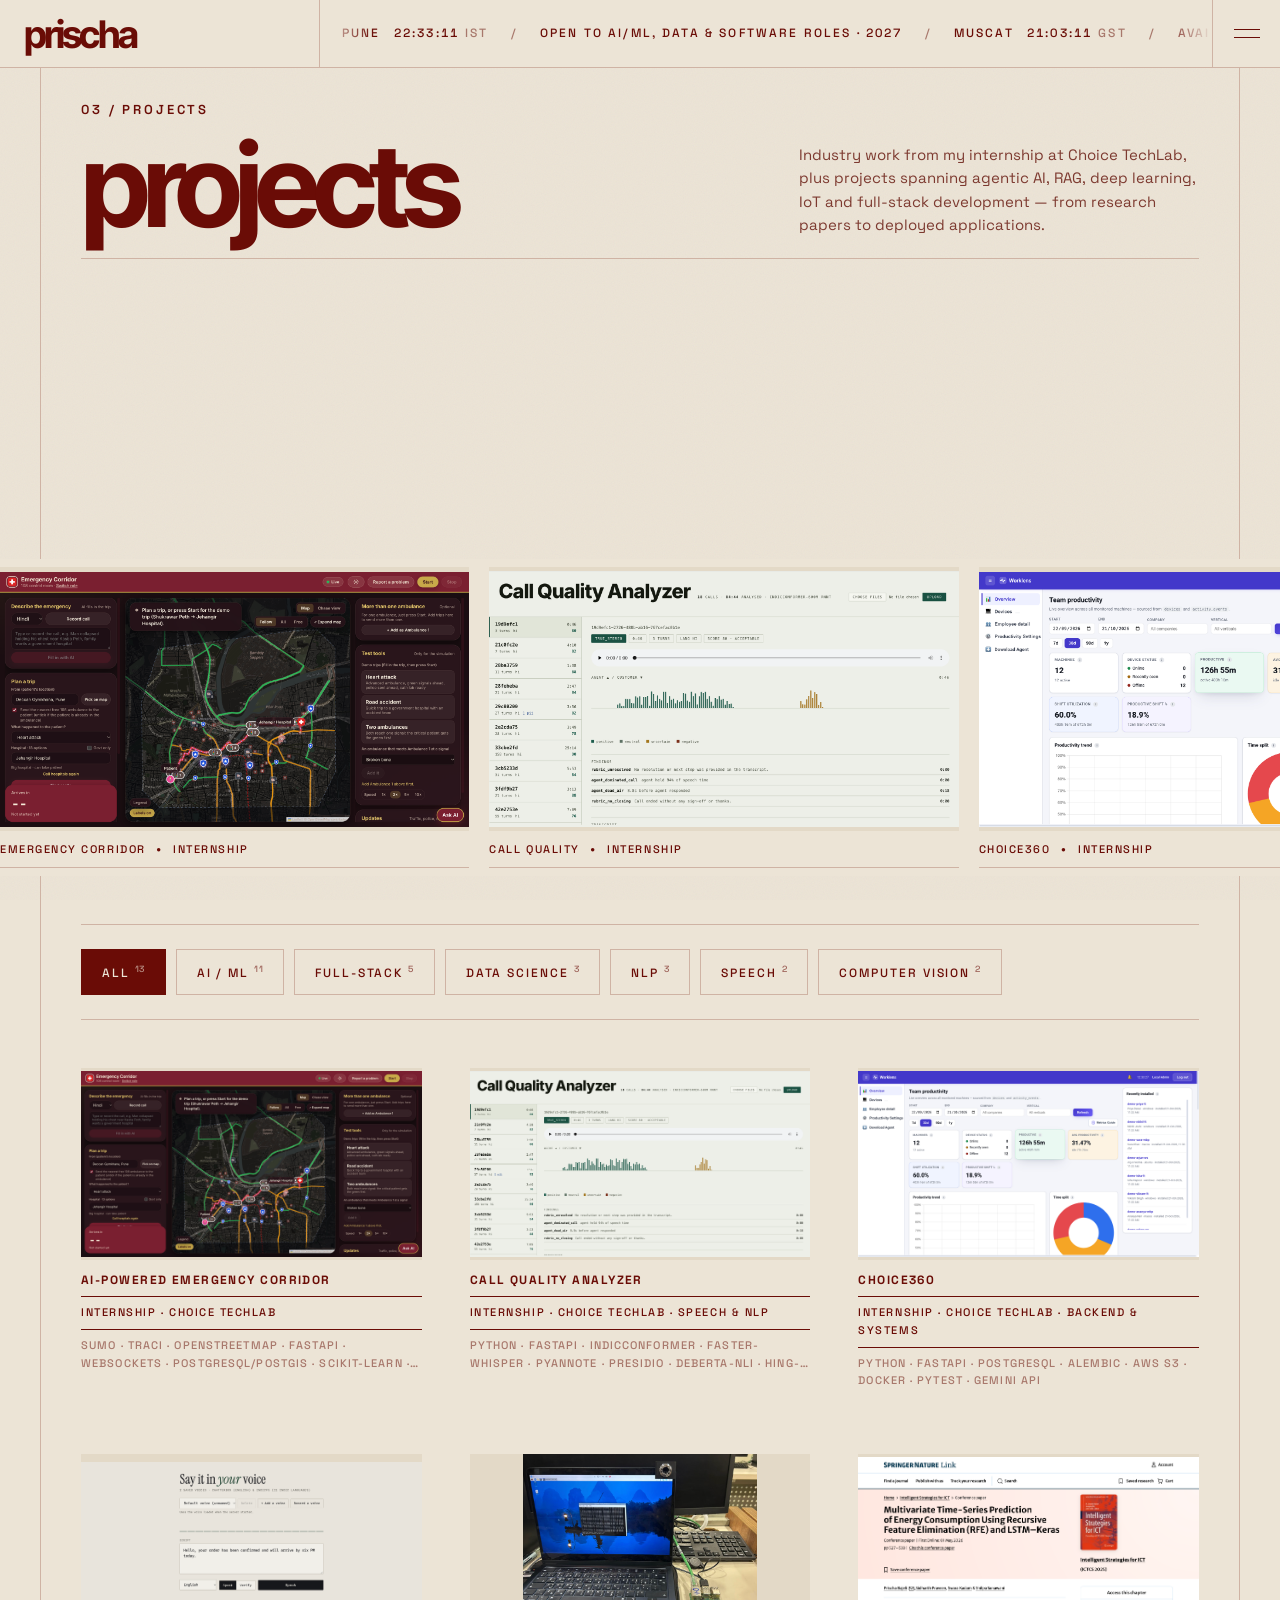
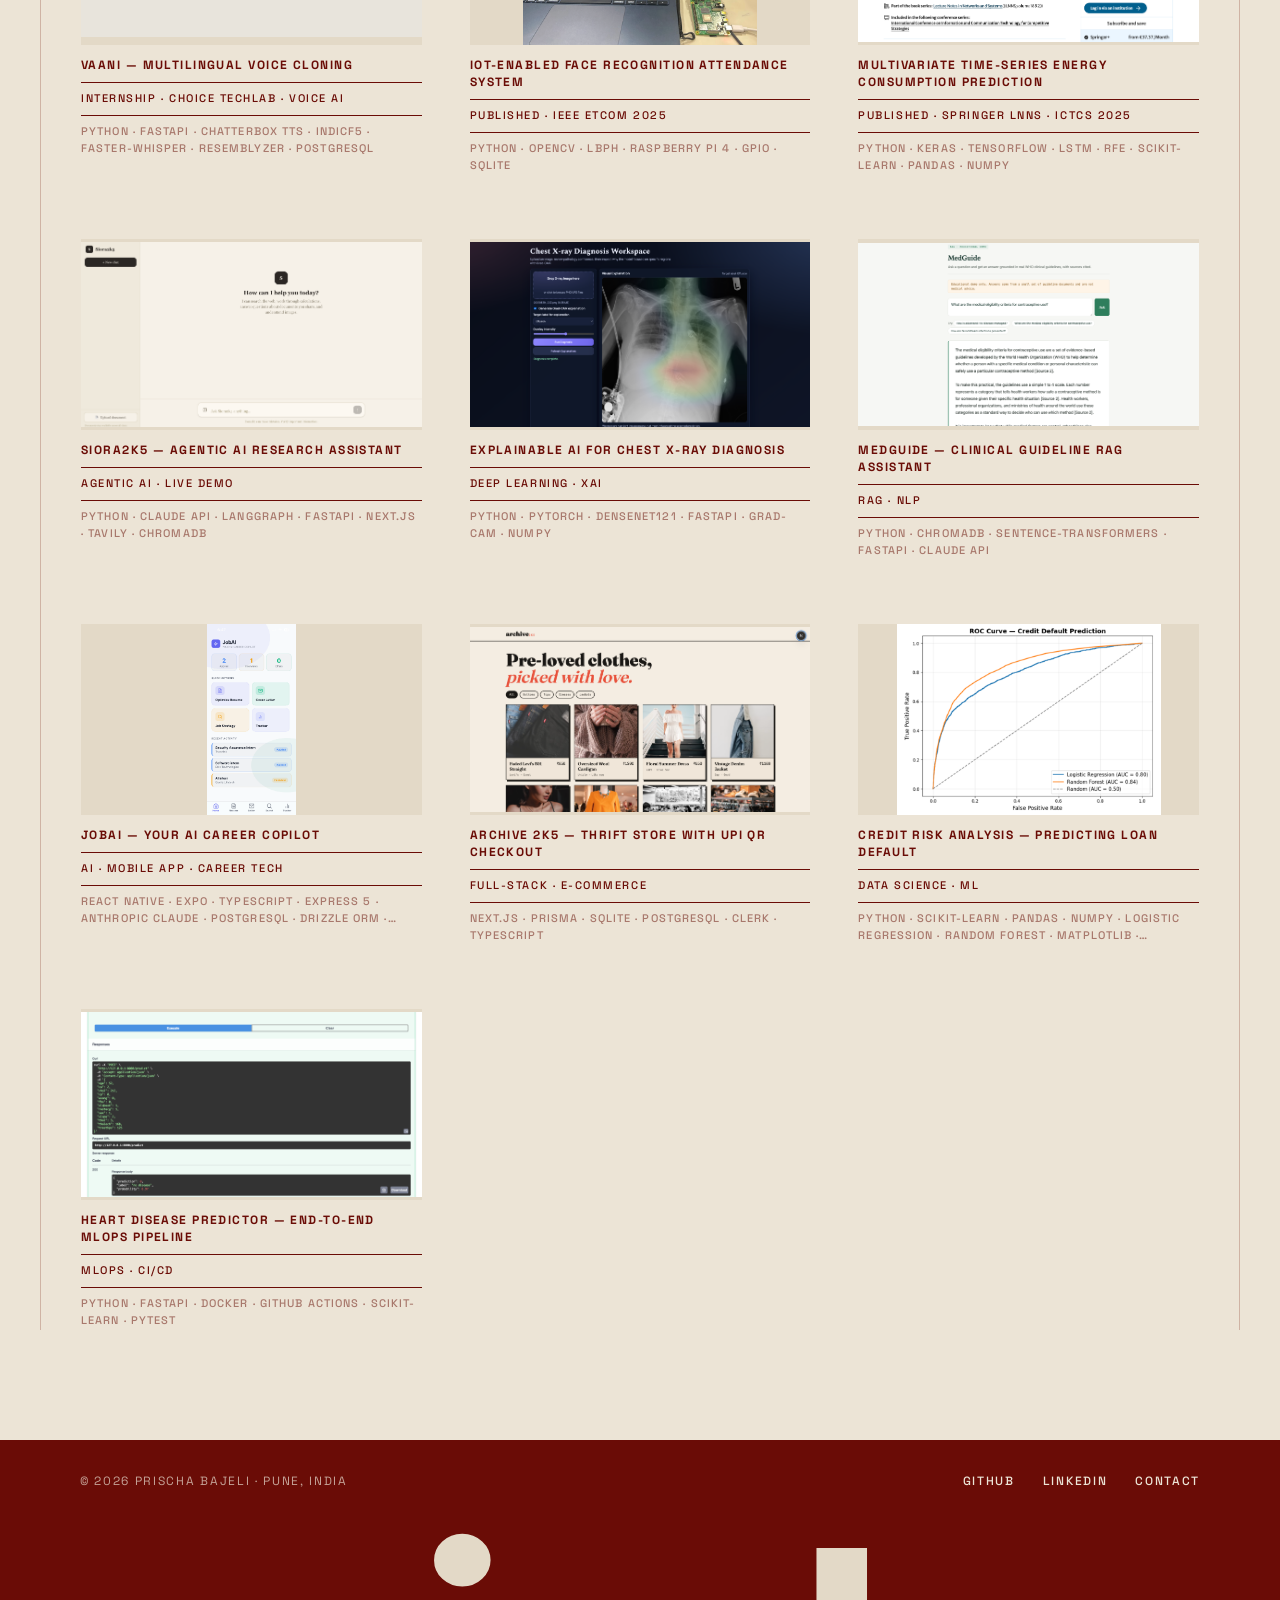
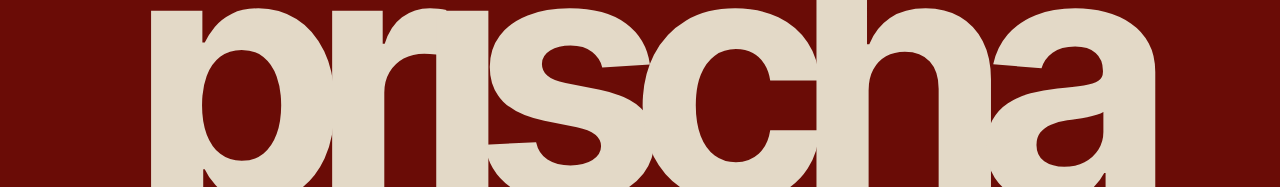
<file: work.html>
<!DOCTYPE html>
<html lang="en">
<head>
<meta charset="UTF-8" />
<meta name="viewport" content="width=device-width, initial-scale=1.0" />
<title>Projects — Prischa Bajeli</title>
<meta name="description" content="Projects by Prischa Bajeli — agentic AI, RAG, deep learning, MLOps, IoT and full-stack apps." />
<meta property="og:title" content="Projects — Prischa Bajeli" />
<meta property="og:description" content="Projects by Prischa Bajeli — agentic AI, RAG, deep learning, MLOps, IoT and full-stack apps." />
<meta property="og:type" content="website" />
<meta property="og:url" content="https://prischab.github.io/work.html" />
<meta property="og:image" content="https://prischab.github.io/images/profile.jpg" />
<meta name="twitter:card" content="summary" />
<link rel="canonical" href="https://prischab.github.io/work.html" />
<link rel="icon" href="data:image/svg+xml,%3Csvg xmlns='http://www.w3.org/2000/svg' viewBox='0 0 64 64'%3E%3Crect width='64' height='64' fill='%236a0c06'/%3E%3Ctext x='50%25' y='50%25' dominant-baseline='central' text-anchor='middle' font-family='Arial, Helvetica, sans-serif' font-weight='bold' font-size='38' fill='%23ece4d6'%3Ep.%3C/text%3E%3C/svg%3E" />
<link rel="preconnect" href="https://fonts.googleapis.com" />
<link rel="preconnect" href="https://fonts.gstatic.com" crossorigin />
<link href="https://fonts.googleapis.com/css2?family=Inter+Tight:wght@400..800&amp;family=Space+Grotesk:wght@400..600&amp;display=swap" rel="stylesheet" />
<link rel="stylesheet" href="style.css" />
<style>
  .project {
    display: grid;
    grid-template-columns: 0.9fr 1.1fr;
    gap: 48px;
    align-items: center;
    margin-bottom: 72px;
    padding-bottom: 72px;
    border-bottom: 1px solid var(--line);
  }
  .project:last-child { border-bottom: none; margin-bottom: 0; }
  .project:nth-child(even) .proj-media { order: 2; }
  .project.text-only {
    grid-template-columns: minmax(0, 760px);
    align-items: start;
  }
  .project.text-only .proj-body { max-width: 760px; }
  @media (max-width: 820px) {
    .project { grid-template-columns: 1fr; gap: 24px; }
    .project:nth-child(even) .proj-media { order: 0; }
  }
  .proj-media .img-slot { aspect-ratio: 16/11; }
  .proj-media img { transition: transform 0.6s ease; }
  .project:hover .proj-media img { transform: scale(1.03); }
  .proj-num { font-size: 12px; font-weight: 600; letter-spacing: 0.2em; text-transform: uppercase; margin-bottom: 14px; }
  .project h3 {
    font-family: var(--display);
    font-weight: 700;
    font-size: clamp(28px, 3vw, 38px);
    line-height: 1.02;
    letter-spacing: -0.045em;
    margin-bottom: 14px;
  }
  .proj-stack { font-size: 12px; font-weight: 500; color: var(--ink-faint); margin-bottom: 18px; letter-spacing: 0.1em; text-transform: uppercase; }
  .project p { color: var(--ink-soft); margin-bottom: 22px; }
  .badge {
    display: inline-block;
    font-size: 11px;
    font-weight: 500;
    letter-spacing: 0.14em;
    text-transform: uppercase;
    border: 1px solid var(--ink);
    padding: 4px 10px;
    margin-bottom: 16px;
  }
  .proj-links { display: flex; gap: 10px; flex-wrap: wrap; }
  .proj-links a {
    font-size: 11px;
    font-weight: 500;
    letter-spacing: 0.14em;
    text-transform: uppercase;
    border: 1px solid var(--line);
    padding: 9px 14px;
    transition: background 0.25s, color 0.25s, border-color 0.25s;
  }
  .proj-links a:hover { background: var(--ink); border-color: var(--ink); color: var(--bg); }

  /* compact head so the title + strip fit in one screen */
  .page > .wrap { padding-top: 32px; }
  .page-head {
    display: grid;
    grid-template-columns: 1fr minmax(0, 400px);
    gap: 0 48px;
    align-items: end;
    margin-bottom: 0;
    padding-bottom: 22px;
  }
  .page-head .num { grid-column: 1 / -1; }
  .page-head h1 { font-size: clamp(56px, 9vw, 128px); }
  .page-head .sub { margin-top: 0; font-size: 15px; line-height: 1.55; }
  @media (max-width: 760px) {
    .page-head { grid-template-columns: 1fr; }
    .page-head .sub { margin-top: 18px; }
  }

  /* moving project strip (drifts right, pauses on hover) */
  .strip {
    --strip-h: clamp(200px, calc(100svh - var(--bar-h) - 330px), 400px);
    display: flex;
    width: 100vw;
    margin: 24px 0 80px calc(50% - 50vw);
    overflow: hidden;
    padding: 8px 0;
    position: relative;
    background: var(--bg);
  }
  .strip-track {
    display: flex;
    align-items: flex-end;
    gap: 20px;
    padding-right: 20px;
    flex-shrink: 0;
    animation: drift-right 90s linear infinite;
  }
  .strip:hover .strip-track, .strip:focus-within .strip-track { animation-play-state: paused; }
  @keyframes drift-right {
    from { transform: translateX(-100%); }
    to { transform: translateX(0); }
  }
  /* every tile is the same 16:9 frame; images fit inside on a beige mat, never cropped */
  .tile { display: block; flex-shrink: 0; }
  .tile-media {
    display: block;
    height: calc(var(--strip-h) * 0.66);
    aspect-ratio: 16 / 9;
    overflow: hidden;
    background: var(--bg-warm);
  }
  .tile-media img {
    width: 100%;
    height: 100%;
    object-fit: contain;
    display: block;
    transition: opacity 0.3s ease;
  }
  .tile:hover .tile-media img { opacity: 0.85; }
  .tile-type {
    display: flex;
    align-items: flex-end;
    height: 100%;
    width: 100%;
    padding: 18px;
    background: var(--ink);
    color: var(--bg);
    font-family: var(--display);
    font-weight: 700;
    font-size: calc(var(--strip-h) * 0.11);
    line-height: 0.9;
    letter-spacing: -0.06em;
    text-transform: lowercase;
  }
  /* image-less fallback inside a project card: centred name, same look as strip tiles */
  .img-slot > .tile-type {
    width: 100%;
    justify-content: center;
    align-items: center;
    text-align: center;
    font-size: clamp(34px, 4.4vw, 60px);
  }
  .tile-cap {
    display: block;
    width: 0;
    min-width: 100%; /* caption never widens the tile */
    margin-top: 10px;
    padding-bottom: 8px;
    border-bottom: 1px solid var(--line);
    font-size: 11px;
    font-weight: 500;
    letter-spacing: 0.14em;
    text-transform: uppercase;
    white-space: nowrap;
    overflow: hidden;
    text-overflow: ellipsis;
  }
  .tile-cap i { font-style: normal; font-size: 8px; margin: 0 6px; vertical-align: 1px; }
  .project { scroll-margin-top: calc(var(--bar-h) + 32px); }
  @media (max-width: 720px) {
    .strip { --strip-h: 260px; margin-bottom: 56px; }
  }
  @media (prefers-reduced-motion: reduce) {
    .strip { overflow-x: auto; }
    .strip-track { animation: none; }
    .strip-track[aria-hidden] { display: none; }
  }

  /* ---------- Onseis-style project grid ---------- */
  .proj-grid {
    display: grid;
    grid-template-columns: repeat(3, minmax(0, 1fr));
    gap: 64px 48px;
    align-items: start;
  }
  @media (max-width: 1080px) { .proj-grid { grid-template-columns: repeat(2, minmax(0, 1fr)); gap: 56px 32px; } }
  @media (max-width: 640px)  { .proj-grid { grid-template-columns: 1fr; gap: 48px; } }
  .proj-grid .project {
    display: block;
    margin: 0;
    padding: 0;
    border: none;
    cursor: pointer;
  }
  .proj-grid .project:focus-visible { outline: 2px solid var(--ink); outline-offset: 6px; }
  .proj-grid .proj-media { order: 0; }
  /* every card image is the same 16:9 frame; images fit inside on a beige mat, never cropped */
  .proj-grid .img-slot { aspect-ratio: 16 / 9; border: none; background: var(--bg-warm); }
  .proj-grid .img-slot img { width: 100%; height: 100%; object-fit: contain; transition: opacity 0.3s ease; }
  .proj-grid .project:hover .proj-media img { transform: none; opacity: 0.88; }
  .proj-grid .img-slot > .tile-type { font-size: clamp(28px, 2.6vw, 40px); padding: 20px; }
  .proj-grid .proj-body { display: flex; flex-direction: column; margin-top: 12px; }
  .proj-grid .proj-num, .proj-grid .project p, .proj-grid .proj-links { display: none; }
  .proj-grid .project h3 {
    order: -1;
    font-family: var(--body);
    font-size: 12px;
    font-weight: 700;
    line-height: 1.4;
    letter-spacing: 0.12em;
    text-transform: uppercase;
    margin: 0;
    padding-bottom: 8px;
    border-bottom: 1px solid var(--ink);
  }
  .proj-grid .badge {
    display: block;
    border: none;
    margin: 0;
    padding: 7px 0;
    border-bottom: 1px solid var(--ink);
  }
  .proj-grid .proj-stack {
    margin: 0;
    padding: 7px 0 0;
    font-size: 11px;
    line-height: 1.6;
    display: -webkit-box;
    -webkit-line-clamp: 2;
    -webkit-box-orient: vertical;
    overflow: hidden;
  }

  /* ---------- filter buttons (bello-style) ---------- */
  .filters {
    display: flex;
    flex-wrap: wrap;
    gap: 10px;
    padding: 24px 0;
    margin: -32px 0 48px;
    border-top: 1px solid var(--line);
    border-bottom: 1px solid var(--line);
  }
  .filters button {
    font-family: var(--body);
    font-size: 12px;
    font-weight: 500;
    letter-spacing: 0.16em;
    text-transform: uppercase;
    color: var(--ink);
    background: transparent;
    border: 1px solid var(--line);
    padding: 13px 20px;
    cursor: pointer;
    transition: background 0.25s, color 0.25s, border-color 0.25s;
  }
  .filters button sup { font-size: 9px; margin-left: 5px; letter-spacing: 0.05em; opacity: 0.6; }
  .filters button:hover { border-color: var(--ink); }
  .filters button[aria-pressed="true"] { background: var(--ink); border-color: var(--ink); color: var(--bg); }
  .filters button:focus-visible { outline: 2px solid var(--ink); outline-offset: 2px; }
  @media (max-width: 640px) {
    .filters { gap: 8px; }
    .filters button { padding: 10px 13px; font-size: 11px; letter-spacing: 0.12em; }
  }
  .proj-grid .project[hidden] { display: none; }
  .proj-grid .project.is-shown { animation: fadeUp 0.5s ease both; }

  /* ---------- project modal (centred pop-up with gallery) ---------- */
  .pp-backdrop {
    position: fixed;
    inset: 0;
    z-index: 330;
    background: rgba(60, 12, 6, 0.35);
    opacity: 0;
    pointer-events: none;
    transition: opacity 0.3s ease;
  }
  .pp {
    position: fixed;
    top: 50%;
    left: 50%;
    z-index: 340;
    width: min(1120px, 92vw);
    max-height: 88vh;
    display: flex;
    background: var(--bg-alt);
    border: 1px solid var(--line);
    opacity: 0;
    visibility: hidden;
    transform: translate(-50%, -50%) scale(0.97);
    transition: opacity 0.3s ease, transform 0.3s ease, visibility 0s linear 0.3s;
  }
  .pp-open .pp {
    opacity: 1;
    visibility: visible;
    transform: translate(-50%, -50%) scale(1);
    transition: opacity 0.3s ease, transform 0.3s ease;
  }
  .pp-open .pp-backdrop { opacity: 1; pointer-events: auto; }
  body.pp-open { overflow: hidden; }
  .pp .menu-close { position: absolute; top: 0; right: 0; z-index: 4; background: var(--bg-alt); }

  /* left: gallery */
  .pp-gallery {
    flex: 0 0 58%;
    min-width: 0;
    display: flex;
    flex-direction: column;
    gap: 12px;
    padding: 22px;
    border-right: 1px solid var(--line);
  }
  .g-stage {
    position: relative;
    height: min(64vh, 620px);
    background: var(--bg-warm);
    display: flex;
    align-items: center;
    justify-content: center;
    overflow: hidden;
  }
  .g-stage.is-loading::after {
    content: "Loading…";
    font-size: 11px;
    font-weight: 500;
    letter-spacing: 0.16em;
    text-transform: uppercase;
    color: var(--ink-faint);
  }
  .g-zoom {
    width: 100%;
    height: 100%;
    padding: 0;
    border: none;
    background: transparent;
    display: flex;
    align-items: center;
    justify-content: center;
    cursor: zoom-in;
  }
  .g-zoom:focus-visible { outline: 2px solid var(--ink); outline-offset: -4px; }
  .g-main { max-width: 100%; max-height: 100%; width: auto; height: auto; object-fit: contain; display: block; }
  .g-arrow {
    position: absolute;
    top: 50%;
    width: 40px;
    height: 40px;
    margin-top: -20px;
    border: 1px solid var(--line);
    background: var(--bg-alt);
    color: var(--ink);
    font-size: 22px;
    line-height: 1;
    cursor: pointer;
    transition: background 0.25s, color 0.25s, border-color 0.25s;
  }
  .g-prev { left: 10px; }
  .g-next { right: 10px; }
  .g-arrow:hover { background: var(--ink); border-color: var(--ink); color: var(--bg); }
  .g-arrow:focus-visible, .g-thumb:focus-visible { outline: 2px solid var(--ink); outline-offset: 2px; }
  .g-count {
    position: absolute;
    top: 10px;
    left: 10px;
    padding: 4px 8px;
    background: var(--bg-alt);
    font-size: 11px;
    font-weight: 600;
    letter-spacing: 0.16em;
    font-variant-numeric: tabular-nums;
  }
  .g-thumbs { display: flex; gap: 8px; overflow-x: auto; padding-bottom: 2px; }
  .g-thumb {
    flex: 0 0 76px;
    height: 54px;
    padding: 2px;
    border: 1px solid var(--line);
    background: var(--bg-warm);
    cursor: pointer;
  }
  .g-thumb img { width: 100%; height: 100%; object-fit: contain; display: block; }
  .g-thumb[aria-current="true"] { border-color: var(--ink); box-shadow: inset 0 0 0 1px var(--ink); }
  .pp-gallery.is-single .g-arrow,
  .pp-gallery.is-single .g-count,
  .pp-gallery.is-single .g-thumbs { display: none; }
  .g-stage > .tile-type {
    width: 100%;
    height: 100%;
    justify-content: center;
    align-items: center;
    text-align: center;
    font-size: clamp(34px, 4vw, 60px);
    padding: 28px;
  }

  /* right: text column (scrolls on its own) */
  .pp-text { flex: 1; min-width: 0; min-height: 0; overflow-y: auto; padding: 34px 32px 0; }
  .pp-text > .proj-body { padding-bottom: 32px; }
  .pp .cs-head { padding-right: 56px; }
  .pp .cs-slide img { display: none; } /* screenshots live in the gallery */
  .pp p { color: var(--ink-soft); margin-bottom: 22px; }
  .pp h3 {
    font-family: var(--display);
    font-weight: 700;
    font-size: clamp(26px, 2.8vw, 36px);
    line-height: 1.02;
    letter-spacing: -0.045em;
    margin-bottom: 14px;
  }

  /* tablet: one column, whole modal scrolls */
  @media (max-width: 900px) {
    .pp { display: block; overflow-y: auto; }
    .pp-gallery { border-right: none; border-bottom: 1px solid var(--line); padding: 18px; }
    .g-stage { height: min(52vh, 460px); }
    .pp-text { overflow: visible; padding: 28px 24px 0; }
  }
  /* phone: full screen */
  @media (max-width: 760px) {
    .pp {
      top: 0;
      left: 0;
      width: 100vw;
      height: 100vh;
      height: 100dvh;
      max-height: none;
      border: none;
      transform: scale(0.97);
    }
    .pp-open .pp { transform: scale(1); }
    .pp-gallery { padding: calc(var(--bar-h) + 4px) 14px 14px; }
    .g-stage { height: min(46vh, 400px); }
    .pp-text { padding: 24px 20px 0; }
    .g-arrow { width: 36px; height: 36px; margin-top: -18px; }
  }

  /* full-screen image (lightbox) */
  .lb {
    position: fixed;
    inset: 0;
    z-index: 400;
    display: flex;
    align-items: center;
    justify-content: center;
    padding: 3vh 3vw;
    border: none;
    background: rgba(20, 6, 3, 0.92);
    cursor: zoom-out;
  }
  .lb[hidden] { display: none; }
  .lb img { max-width: 94vw; max-height: 90vh; width: auto; height: auto; object-fit: contain; }
  .lb:focus-visible { outline: 2px solid var(--bg); outline-offset: -6px; }
  @media (prefers-reduced-motion: reduce) {
    .pp, .pp-open .pp, .pp-backdrop { transition: none; }
  }
  /* ---------- case-study slides inside the panel ---------- */
  .pp .cs-head { margin-bottom: 26px; padding-bottom: 22px; border-bottom: 1px solid var(--line); }
  .pp .cs-head .proj-stack { margin-bottom: 0; }
  .cs-deck { display: grid; }
  .cs-slide {
    grid-area: 1 / 1;
    min-width: 0;
    opacity: 0;
    visibility: hidden;
    transition: opacity 0.25s ease, visibility 0s linear 0.25s;
  }
  .cs-slide.is-active { opacity: 1; visibility: visible; transition: opacity 0.25s ease; }
  .cs-slide img {
    display: block;
    width: auto;
    max-width: 100%;
    max-height: 42vh;
    margin: 0 auto 24px;
    border: 1px solid var(--line);
    background: var(--bg-warm);
  }
  .cs-slide .proj-num { margin-bottom: 10px; }
  .cs-slide h4 {
    font-family: var(--display);
    font-weight: 700;
    font-size: clamp(22px, 2.4vw, 28px);
    line-height: 1.08;
    letter-spacing: -0.04em;
    margin-bottom: 16px;
  }
  .cs-slide p { color: var(--ink-soft); margin-bottom: 20px; }
  .cs-slide ul { list-style: none; margin-bottom: 20px; }
  .cs-slide li {
    position: relative;
    padding: 9px 0 9px 22px;
    border-top: 1px solid var(--line);
    font-size: 15px;
    color: var(--ink-soft);
  }
  .cs-slide li:last-child { border-bottom: 1px solid var(--line); }
  .cs-slide li::before { content: "/"; position: absolute; left: 0; color: var(--ink); }
  .cs-slide .proj-links { margin-top: 4px; }
  /* pinned to the bottom of the scrolling column so Prev / Next stay in view */
  .cs-nav {
    position: sticky;
    bottom: 0;
    z-index: 2;
    display: grid;
    grid-template-columns: auto 1fr auto;
    align-items: center;
    gap: 16px;
    margin-top: 28px;
    padding: 16px 0 18px;
    border-top: 1px solid var(--ink);
    background: var(--bg-alt);
  }
  .cs-btn {
    font-family: var(--body);
    font-size: 11px;
    font-weight: 500;
    letter-spacing: 0.14em;
    text-transform: uppercase;
    color: var(--ink);
    background: transparent;
    border: 1px solid var(--line);
    padding: 9px 14px;
    cursor: pointer;
    transition: background 0.25s, color 0.25s, border-color 0.25s;
  }
  .cs-btn:hover:not(:disabled) { background: var(--ink); border-color: var(--ink); color: var(--bg); }
  .cs-btn:disabled { opacity: 0.35; cursor: default; }
  .cs-btn:focus-visible, .cs-dot:focus-visible { outline: 2px solid var(--ink); outline-offset: 2px; }
  .cs-mid { display: flex; flex-direction: column; align-items: center; gap: 8px; }
  .cs-count { font-size: 12px; font-weight: 600; letter-spacing: 0.2em; font-variant-numeric: tabular-nums; }
  .cs-dots { display: flex; gap: 4px; }
  .cs-dot {
    width: 22px;
    height: 22px;
    padding: 0;
    border: none;
    background: transparent;
    cursor: pointer;
    position: relative;
  }
  .cs-dot::after {
    content: "";
    position: absolute;
    inset: 7px;
    border: 1px solid var(--ink);
    border-radius: 50%;
    transition: background 0.2s;
  }
  .cs-dot[aria-current="step"]::after { background: var(--ink); }
  @media (max-width: 640px) {
    .cs-nav { gap: 10px; }
    .cs-btn { padding: 9px 10px; letter-spacing: 0.1em; }
  }
  @media (prefers-reduced-motion: reduce) { .cs-slide, .cs-slide.is-active { transition: none; } }

  @media (prefers-reduced-motion: reduce) { .pp, .pp-backdrop { transition: none; } }
</style>
</head>
<body>

<header class="topbar">
  <a href="index.html" class="logo" aria-label="Prischa Bajeli, home">prischa</a>
  <div class="ticker" aria-hidden="true">
    <div class="ticker-track">
      <span>Open to AI/ML, data &amp; software roles · 2027</span>
      <span>Available for freelance projects</span>
      <span>2 peer-reviewed papers · IEEE &amp; Springer</span>
      <span>AI &amp; Data Science · Class of 2027</span>
    </div>
  </div>
  <button class="menu-btn" type="button" aria-expanded="false" aria-controls="menu" aria-label="Open menu"><span></span><span></span></button>
</header>
<div class="menu-backdrop"></div>
<nav class="menu" id="menu" aria-label="Main">
  <button class="menu-close" type="button" aria-label="Close menu"><span></span><span></span></button>
  <ul class="menu-links">
    <li><a href="about.html"><span class="n">01</span><span class="w">about</span></a></li>
    <li><a href="experience.html"><span class="n">02</span><span class="w">experience</span></a></li>
    <li><a href="work.html"><span class="n">03</span><span class="w">projects</span></a></li>
    <li><a href="research.html"><span class="n">04</span><span class="w">research</span></a></li>
    <li><a href="beyond.html"><span class="n">05</span><span class="w">beyond</span></a></li>
    <li><a href="contact.html"><span class="n">06</span><span class="w">contact</span></a></li>
  </ul>
  <div class="menu-social">
    <a href="https://github.com/prischab" target="_blank" rel="noopener">GitHub</a>
    <a href="https://linkedin.com/in/prischa-bajeli" target="_blank" rel="noopener">LinkedIn</a>
    <a href="resume.pdf" target="_blank" rel="noopener">Résumé</a>
  </div>
</nav>

<main>
  <div class="page">
    <div class="wrap">
      <div class="page-head fade-in d1">
        <span class="num">03 / Projects</span>
        <h1>Projects</h1>
        <p class="sub">Industry work from my internship at Choice TechLab, plus projects spanning agentic AI, RAG, deep learning, IoT and full-stack development — from research papers to deployed applications.</p>
      </div>

      <div class="strip fade-in d2" aria-label="Projects">
        <div class="strip-track">
          <a class="tile" style="--k:0.6" href="#emergency-corridor-proj">
            <span class="tile-media"><img src="assets/internship/emergency-corridor/ui-1.png" alt="" loading="lazy" data-optional data-fallback="Emergency Corridor"></span>
            <span class="tile-cap">Emergency Corridor <i>●</i> Internship</span>
          </a>
          <a class="tile" style="--k:0.75" href="#call-quality-analyzer-proj">
            <span class="tile-media"><img src="assets/internship/call-quality-analyzer/ui-1.png" alt="" loading="lazy" data-optional data-fallback="Call Quality"></span>
            <span class="tile-cap">Call Quality <i>●</i> Internship</span>
          </a>
          <a class="tile" style="--k:0.55" href="#worklens-proj">
            <span class="tile-media"><img src="assets/internship/worklens/ui-1.png" alt="" loading="lazy" data-optional data-fallback="Choice360"></span>
            <span class="tile-cap">Choice360 <i>●</i> Internship</span>
          </a>
          <a class="tile" style="--k:0.7" href="#vaani-proj">
            <span class="tile-media"><img src="assets/internship/vaani/ui-1.png" alt="" loading="lazy" data-optional data-fallback="Vaani"></span>
            <span class="tile-cap">Vaani <i>●</i> Internship</span>
          </a>
          <a class="tile" style="--k:0.62" href="#face-recognition">
            <span class="tile-media"><img src="images/project-face.png" alt="" loading="lazy"></span>
            <span class="tile-cap">Face Recognition <i>●</i> IEEE 2025</span>
          </a>
          <a class="tile" style="--k:0.5" href="#energy-prediction">
            <span class="tile-media"><img src="images/project-energy.png" alt="" loading="lazy"></span>
            <span class="tile-cap">Energy Forecasting <i>●</i> Springer 2025</span>
          </a>
          <a class="tile" style="--k:0.58" href="#siora2k5">
            <span class="tile-media"><img src="images/project-siora.png" alt="" loading="lazy"></span>
            <span class="tile-cap">Siora2k5 <i>●</i> Agentic AI</span>
          </a>
          <a class="tile" style="--k:0.66" href="#explainai">
            <span class="tile-media"><img src="images/project-xray.png" alt="" loading="lazy"></span>
            <span class="tile-cap">Chest X-Ray XAI <i>●</i> Deep Learning</span>
          </a>
          <a class="tile" style="--k:0.5" href="#medguide">
            <span class="tile-media"><img src="images/project-medguide.png" alt="" loading="lazy"></span>
            <span class="tile-cap">MedGuide <i>●</i> RAG</span>
          </a>
          <a class="tile" style="--k:1" href="#jobai">
            <span class="tile-media"><img src="images/project-jobai.png" alt="" loading="lazy"></span>
            <span class="tile-cap">JobAI <i>●</i> Mobile App</span>
          </a>
          <a class="tile" style="--k:0.6" href="#archive-2k5">
            <span class="tile-media"><img src="images/project-archive.png" alt="" loading="lazy"></span>
            <span class="tile-cap">Archive 2k5 <i>●</i> Full-Stack</span>
          </a>
          <a class="tile" style="--k:0.7" href="#credit-risk">
            <span class="tile-media"><img src="images/project-credit.png" alt="" loading="lazy"></span>
            <span class="tile-cap">Credit Risk <i>●</i> Data Science</span>
          </a>
          <a class="tile" style="--k:0.52" href="#heart-disease-mlops">
            <span class="tile-media"><img src="images/project-mlops.png" alt="" loading="lazy"></span>
            <span class="tile-cap">Heart Disease MLOps <i>●</i> MLOps</span>
          </a>
        </div>
        <div class="strip-track" aria-hidden="true">
          <a class="tile" style="--k:0.6" href="#emergency-corridor-proj" tabindex="-1">
            <span class="tile-media"><img src="assets/internship/emergency-corridor/ui-1.png" alt="" loading="lazy" data-optional data-fallback="Emergency Corridor"></span>
            <span class="tile-cap">Emergency Corridor <i>●</i> Internship</span>
          </a>
          <a class="tile" style="--k:0.75" href="#call-quality-analyzer-proj" tabindex="-1">
            <span class="tile-media"><img src="assets/internship/call-quality-analyzer/ui-1.png" alt="" loading="lazy" data-optional data-fallback="Call Quality"></span>
            <span class="tile-cap">Call Quality <i>●</i> Internship</span>
          </a>
          <a class="tile" style="--k:0.55" href="#worklens-proj" tabindex="-1">
            <span class="tile-media"><img src="assets/internship/worklens/ui-1.png" alt="" loading="lazy" data-optional data-fallback="Choice360"></span>
            <span class="tile-cap">Choice360 <i>●</i> Internship</span>
          </a>
          <a class="tile" style="--k:0.7" href="#vaani-proj" tabindex="-1">
            <span class="tile-media"><img src="assets/internship/vaani/ui-1.png" alt="" loading="lazy" data-optional data-fallback="Vaani"></span>
            <span class="tile-cap">Vaani <i>●</i> Internship</span>
          </a>
          <a class="tile" style="--k:0.62" href="#face-recognition" tabindex="-1">
            <span class="tile-media"><img src="images/project-face.png" alt="" loading="lazy"></span>
            <span class="tile-cap">Face Recognition <i>●</i> IEEE 2025</span>
          </a>
          <a class="tile" style="--k:0.5" href="#energy-prediction" tabindex="-1">
            <span class="tile-media"><img src="images/project-energy.png" alt="" loading="lazy"></span>
            <span class="tile-cap">Energy Forecasting <i>●</i> Springer 2025</span>
          </a>
          <a class="tile" style="--k:0.58" href="#siora2k5" tabindex="-1">
            <span class="tile-media"><img src="images/project-siora.png" alt="" loading="lazy"></span>
            <span class="tile-cap">Siora2k5 <i>●</i> Agentic AI</span>
          </a>
          <a class="tile" style="--k:0.66" href="#explainai" tabindex="-1">
            <span class="tile-media"><img src="images/project-xray.png" alt="" loading="lazy"></span>
            <span class="tile-cap">Chest X-Ray XAI <i>●</i> Deep Learning</span>
          </a>
          <a class="tile" style="--k:0.5" href="#medguide" tabindex="-1">
            <span class="tile-media"><img src="images/project-medguide.png" alt="" loading="lazy"></span>
            <span class="tile-cap">MedGuide <i>●</i> RAG</span>
          </a>
          <a class="tile" style="--k:1" href="#jobai" tabindex="-1">
            <span class="tile-media"><img src="images/project-jobai.png" alt="" loading="lazy"></span>
            <span class="tile-cap">JobAI <i>●</i> Mobile App</span>
          </a>
          <a class="tile" style="--k:0.6" href="#archive-2k5" tabindex="-1">
            <span class="tile-media"><img src="images/project-archive.png" alt="" loading="lazy"></span>
            <span class="tile-cap">Archive 2k5 <i>●</i> Full-Stack</span>
          </a>
          <a class="tile" style="--k:0.7" href="#credit-risk" tabindex="-1">
            <span class="tile-media"><img src="images/project-credit.png" alt="" loading="lazy"></span>
            <span class="tile-cap">Credit Risk <i>●</i> Data Science</span>
          </a>
          <a class="tile" style="--k:0.52" href="#heart-disease-mlops" tabindex="-1">
            <span class="tile-media"><img src="images/project-mlops.png" alt="" loading="lazy"></span>
            <span class="tile-cap">Heart Disease MLOps <i>●</i> MLOps</span>
          </a>
        </div>
      </div>

      <div class="filters" role="group" aria-label="Filter projects">
        <button type="button" data-filter="all" aria-pressed="true">All<sup>13</sup></button>
        <button type="button" data-filter="ai-ml" aria-pressed="false">AI / ML<sup>11</sup></button>
        <button type="button" data-filter="full-stack" aria-pressed="false">Full-Stack<sup>5</sup></button>
        <button type="button" data-filter="data-science" aria-pressed="false">Data Science<sup>3</sup></button>
        <button type="button" data-filter="nlp" aria-pressed="false">NLP<sup>3</sup></button>
        <button type="button" data-filter="speech" aria-pressed="false">Speech<sup>2</sup></button>
        <button type="button" data-filter="computer-vision" aria-pressed="false">Computer Vision<sup>2</sup></button>
      </div>

      <div class="proj-grid fade-in d2">

        <!-- Project 1 — AI-Powered Emergency Corridor (internship, Choice TechLab) -->
        <div class="project" id="emergency-corridor-proj" data-tags="ai-ml full-stack">
          <div class="proj-media">
            <div class="img-slot">
              <img class="fit-contain" src="assets/internship/emergency-corridor/ui-1.png" alt="AI-Powered Emergency Corridor — screenshot" loading="lazy" data-optional data-fallback="AI-Powered Emergency Corridor">
            </div>
          </div>
          <div class="proj-body">
            <div class="proj-num">Project 01</div>
            <span class="badge">Internship · Choice TechLab</span>
            <h3>AI-Powered Emergency Corridor</h3>
            <div class="proj-stack">SUMO · TraCI · OpenStreetMap · FastAPI · WebSockets · PostgreSQL/PostGIS · scikit-learn · Claude API · TomTom · Twilio · React · Leaflet/MapLibre</div>
            <p>A traffic simulation of central Pune for 108 ambulances: signals ahead of the ambulance turn green, police get alerted about jams, and the destination hospital gets a readiness check before arrival. Built on SUMO + TraCI over OpenStreetMap data, with control-room, ambulance-crew and admin screens updating live over WebSockets, scikit-learn predictors, TomTom live traffic, Twilio alerts, and Claude for reading emergency calls.</p>
            <div class="proj-links">
              <a href="experience.html#emergency-corridor">Read more →</a>
            </div>
          </div>
          <div class="proj-gallery" hidden>
            <img src="assets/internship/emergency-corridor/ui-1.png" alt="AI-Powered Emergency Corridor — screenshot 1" loading="lazy" data-optional>
            <img src="assets/internship/emergency-corridor/ui-2.png" alt="AI-Powered Emergency Corridor — screenshot 2" loading="lazy" data-optional>
            <img src="assets/internship/emergency-corridor/ui-3.png" alt="AI-Powered Emergency Corridor — screenshot 3" loading="lazy" data-optional>
            <img src="assets/internship/emergency-corridor/ui-4.png" alt="AI-Powered Emergency Corridor — screenshot 4" loading="lazy" data-optional>
            <img src="assets/internship/emergency-corridor/ui-5.png" alt="AI-Powered Emergency Corridor — screenshot 5" loading="lazy" data-optional>
            <img src="assets/internship/emergency-corridor/ui-6.png" alt="AI-Powered Emergency Corridor — screenshot 6" loading="lazy" data-optional>
          </div>
          <template class="cs">
              <section class="cs-slide">
                <img data-optional src="assets/internship/emergency-corridor/ui-1.png" alt="AI-Powered Emergency Corridor — the problem" loading="lazy">
                <div class="proj-num">01 — The problem</div>
                <h4>A green corridor for Pune’s 108 ambulances</h4>
                <p>In Pune traffic, ambulances lose critical minutes at signals and in jams. This project simulates a green corridor for Pune's 108 ambulances.</p>
              </section>
              <section class="cs-slide">
                <div class="proj-num">02 — How it works</div>
                <h4>Signals turn green ahead of the ambulance</h4>
                <ul>
                  <li>Central Pune road network from OpenStreetMap, simulated in SUMO</li>
                  <li>TraCI controls the simulation live — signals ahead of the ambulance are pre-empted to green</li>
                  <li>Police get alerted about jams on the route</li>
                  <li>The destination hospital gets a readiness check before arrival</li>
                </ul>
              </section>
              <section class="cs-slide">
                <img data-optional src="assets/internship/emergency-corridor/ui-2.png" alt="AI-Powered Emergency Corridor — the screens" loading="lazy">
                <div class="proj-num">03 — The screens</div>
                <h4>Three live views</h4>
                <ul>
                  <li>Control-room, ambulance-crew and admin views</li>
                  <li>Live updates over WebSockets</li>
                  <li>React with Leaflet/MapLibre maps</li>
                </ul>
              </section>
              <section class="cs-slide">
                <div class="proj-num">04 — Data &amp; AI</div>
                <h4>Prediction, live traffic and alerts</h4>
                <ul>
                  <li>scikit-learn predictors</li>
                  <li>TomTom live traffic data</li>
                  <li>Twilio for alerts</li>
                  <li>Claude reads emergency calls and powers an “Ask AI” assistant</li>
                  <li>FastAPI + PostgreSQL/PostGIS backend</li>
                </ul>
              </section>
          </template>
        </div>

        <!-- Project 2 — Call Quality Analyzer (internship, Choice TechLab) -->
        <div class="project" id="call-quality-analyzer-proj" data-tags="ai-ml nlp speech">
          <div class="proj-media">
            <div class="img-slot">
              <img class="fit-contain" src="assets/internship/call-quality-analyzer/ui-1.png" alt="Call Quality Analyzer — screenshot" loading="lazy" data-optional data-fallback="Call Quality Analyzer">
            </div>
          </div>
          <div class="proj-body">
            <div class="proj-num">Project 02</div>
            <span class="badge">Internship · Choice TechLab · Speech &amp; NLP</span>
            <h3>Call Quality Analyzer</h3>
            <div class="proj-stack">Python · FastAPI · IndicConformer · faster-whisper · pyannote · Presidio · DeBERTa-NLI · hing-roberta · emotion2vec+ · Claude API</div>
            <p>An 11-stage pipeline that listens to recorded customer calls and checks sentiment, toxicity, PII leaks, and whether the agent read the required terms &amp; conditions (RAG + DeBERTa-NLI + Claude). Routes English calls to faster-whisper and Hindi/Hinglish to IndicConformer-600M after Whisper broke down on 8 kHz Hinglish audio. Benchmarked at 18.5% DER (AMI) and 27.1% WER (IndicVoices Hindi). FastAPI backend with an upload-and-analyse dashboard.</p>
            <div class="proj-links">
              <a href="experience.html#call-quality-analyzer">Read more →</a>
            </div>
          </div>
          <div class="proj-gallery" hidden>
            <img src="assets/internship/call-quality-analyzer/ui-1.png" alt="Call Quality Analyzer — screenshot 1" loading="lazy" data-optional>
            <img src="assets/internship/call-quality-analyzer/ui-2.png" alt="Call Quality Analyzer — screenshot 2" loading="lazy" data-optional>
            <img src="assets/internship/call-quality-analyzer/ui-3.png" alt="Call Quality Analyzer — screenshot 3" loading="lazy" data-optional>
            <img src="assets/internship/call-quality-analyzer/ui-4.png" alt="Call Quality Analyzer — screenshot 4" loading="lazy" data-optional>
            <img src="assets/internship/call-quality-analyzer/ui-5.png" alt="Call Quality Analyzer — screenshot 5" loading="lazy" data-optional>
          </div>
          <template class="cs">
              <section class="cs-slide">
                <img data-optional src="assets/internship/call-quality-analyzer/ui-1.png" alt="Call Quality Analyzer — the problem" loading="lazy">
                <div class="proj-num">01 — The problem</div>
                <h4>Reviewing calls by hand is slow</h4>
                <p>Reviewing customer calls by hand is slow. This pipeline listens to recorded calls and checks tone, rudeness, privacy leaks, and whether the agent read the required terms &amp; conditions.</p>
              </section>
              <section class="cs-slide">
                <div class="proj-num">02 — The pipeline</div>
                <h4>Eleven stages, one call</h4>
                <p>11 stages including transcription, diarization, sentiment &amp; emotion (hing-roberta, emotion2vec+), PII redaction (Microsoft Presidio), toxicity detection, T&amp;C compliance (RAG + DeBERTa-NLI + Claude) and a conduct rubric.</p>
              </section>
              <section class="cs-slide">
                <div class="proj-num">03 — What I learned</div>
                <h4>Whisper vs. 8 kHz Hinglish</h4>
                <ul>
                  <li>Whisper degenerated on 8 kHz Hinglish audio, so I switched to IndicConformer-600M</li>
                  <li>Calls are routed by detected language: English → faster-whisper, Hindi/Hinglish → IndicConformer</li>
                  <li>Whisper mislabels Hindi as Urdu unless the language is forced</li>
                </ul>
              </section>
              <section class="cs-slide">
                <img data-optional src="assets/internship/call-quality-analyzer/ui-2.png" alt="Call Quality Analyzer — results" loading="lazy">
                <div class="proj-num">04 — Results</div>
                <h4>Benchmarks and the dashboard</h4>
                <ul>
                  <li>18.5% DER on the AMI corpus</li>
                  <li>27.1% WER on IndicVoices Hindi</li>
                  <li>FastAPI backend + dashboard: upload audio or zip files, built-in player, per-call analysis</li>
                </ul>
              </section>
          </template>
        </div>

        <!-- Project 3 — Choice360 (internship, Choice TechLab) -->
        <div class="project" id="worklens-proj" data-tags="full-stack">
          <div class="proj-media">
            <div class="img-slot">
              <img class="fit-contain" src="assets/internship/worklens/ui-1.png" alt="Choice360 — screenshot" loading="lazy" data-optional data-fallback="Choice360">
            </div>
          </div>
          <div class="proj-body">
            <div class="proj-num">Project 03</div>
            <span class="badge">Internship · Choice TechLab · Backend &amp; Systems</span>
            <h3>Choice360</h3>
            <div class="proj-stack">Python · FastAPI · PostgreSQL · Alembic · AWS S3 · Docker · pytest · Gemini API</div>
            <p>A desktop productivity and telemetry platform. Async FastAPI backend with 16+ agent APIs and range-partitioned time-series tables in PostgreSQL; a cross-platform Python desktop agent (Linux/Windows/macOS) with an offline retry queue, encrypted credentials and signed auto-update; JWT device auth, S3 presigned screenshot uploads, and Gemini-generated per-device productivity summaries. 38 pytest suites, Dockerized.</p>
            <div class="proj-links">
              <a href="experience.html#worklens">Read more →</a>
            </div>
          </div>
          <div class="proj-gallery" hidden>
            <img src="assets/internship/worklens/ui-1.png" alt="Choice360 — screenshot 1" loading="lazy" data-optional>
            <img src="assets/internship/worklens/ui-2.png" alt="Choice360 — screenshot 2" loading="lazy" data-optional>
            <img src="assets/internship/worklens/ui-3.png" alt="Choice360 — screenshot 3" loading="lazy" data-optional>
            <img src="assets/internship/worklens/ui-4.png" alt="Choice360 — screenshot 4" loading="lazy" data-optional>
            <img src="assets/internship/worklens/ui-5.png" alt="Choice360 — screenshot 5" loading="lazy" data-optional>
          </div>
          <template class="cs">
              <section class="cs-slide">
                <img data-optional src="assets/internship/worklens/ui-1.png" alt="Choice360 — what it is" loading="lazy">
                <div class="proj-num">01 — What it is</div>
                <h4>Productivity and system health, in one view</h4>
                <p>A desktop productivity and telemetry platform — an agent on employees' computers reports activity and system health to a backend that managers view through an admin dashboard.</p>
              </section>
              <section class="cs-slide">
                <div class="proj-num">02 — The desktop agent</div>
                <h4>One agent, three operating systems</h4>
                <ul>
                  <li>Cross-platform Python (Linux / Windows / macOS)</li>
                  <li>Pluggable OS collectors</li>
                  <li>Offline queue with retry and backfill</li>
                  <li>Encrypted credentials</li>
                  <li>Signed auto-update</li>
                </ul>
              </section>
              <section class="cs-slide">
                <img data-optional src="assets/internship/worklens/ui-2.png" alt="Choice360 — the backend" loading="lazy">
                <div class="proj-num">03 — The backend</div>
                <h4>Async APIs and time-series storage</h4>
                <ul>
                  <li>Async FastAPI with 16+ agent APIs (enrollment, heartbeats, telemetry, system health, screenshot upload)</li>
                  <li>PostgreSQL with range-partitioned time-series tables, 20+ Alembic migrations</li>
                  <li>JWT device auth</li>
                  <li>S3 presigned-URL screenshot uploads</li>
                </ul>
              </section>
              <section class="cs-slide">
                <div class="proj-num">04 — AI &amp; quality</div>
                <h4>Summaries, tests and what’s next</h4>
                <ul>
                  <li>Gemini-generated per-device productivity summaries</li>
                  <li>38 pytest suites with AWS mocked via moto</li>
                  <li>Dockerized</li>
                  <li>Now: making productivity scoring fair for off-desk teams like sales, and updating the macOS desktop agent</li>
                </ul>
              </section>
          </template>
        </div>

        <!-- Project 4 — Vaani — Multilingual Voice Cloning (internship, Choice TechLab) -->
        <div class="project" id="vaani-proj" data-tags="ai-ml speech">
          <div class="proj-media">
            <div class="img-slot">
              <img class="fit-contain" src="assets/internship/vaani/ui-1.png" alt="Vaani — Multilingual Voice Cloning — screenshot" loading="lazy" data-optional data-fallback="Vaani — Multilingual Voice Cloning">
            </div>
          </div>
          <div class="proj-body">
            <div class="proj-num">Project 04</div>
            <span class="badge">Internship · Choice TechLab · Voice AI</span>
            <h3>Vaani — Multilingual Voice Cloning</h3>
            <div class="proj-stack">Python · FastAPI · Chatterbox TTS · IndicF5 · faster-whisper · Resemblyzer · PostgreSQL</div>
            <p>Give it a short voice sample and it speaks new text in that voice — in English and 11 Indian languages. English runs on Chatterbox in-process; Indic languages route to a separate IndicF5 service to isolate dependency conflicts. Includes Indian-context text normalization, Hinglish transliteration, Postgres-backed voice profiles, and a self-checking loop that verifies each output with faster-whisper WER and Resemblyzer speaker similarity.</p>
            <div class="proj-links">
              <a href="experience.html#vaani">Read more →</a>
            </div>
          </div>
          <div class="proj-gallery" hidden>
            <img src="assets/internship/vaani/ui-1.png" alt="Vaani — Multilingual Voice Cloning — screenshot 1" loading="lazy" data-optional>
            <img src="assets/internship/vaani/ui-2.png" alt="Vaani — Multilingual Voice Cloning — screenshot 2" loading="lazy" data-optional>
            <img src="assets/internship/vaani/ui-3.png" alt="Vaani — Multilingual Voice Cloning — screenshot 3" loading="lazy" data-optional>
            <img src="assets/internship/vaani/ui-4.png" alt="Vaani — Multilingual Voice Cloning — screenshot 4" loading="lazy" data-optional>
            <img src="assets/internship/vaani/ui-5.png" alt="Vaani — Multilingual Voice Cloning — screenshot 5" loading="lazy" data-optional>
          </div>
          <template class="cs">
              <section class="cs-slide">
                <img data-optional src="assets/internship/vaani/ui-1.png" alt="Vaani — Multilingual Voice Cloning — what it does" loading="lazy">
                <div class="proj-num">01 — What it does</div>
                <h4>Your voice, in twelve languages</h4>
                <p>Give it a short voice sample and it speaks new text in that voice — in English and 11 Indian languages.</p>
              </section>
              <section class="cs-slide">
                <div class="proj-num">02 — Architecture</div>
                <h4>Two engines, kept apart</h4>
                <ul>
                  <li>English → Chatterbox Multilingual TTS, in-process</li>
                  <li>11 Indic languages → IndicF5, run as a separate service over HTTP (port 8001) because of hard dependency conflicts</li>
                  <li>FastAPI microservice with Postgres-backed voice profiles</li>
                </ul>
              </section>
              <section class="cs-slide">
                <img data-optional src="assets/internship/vaani/ui-2.png" alt="Vaani — Multilingual Voice Cloning — making indian text speakable" loading="lazy">
                <div class="proj-num">03 — Making Indian text speakable</div>
                <h4>Normalize first, then speak</h4>
                <ul>
                  <li>Indian-context text normalization</li>
                  <li>Hinglish transliteration module</li>
                </ul>
              </section>
              <section class="cs-slide">
                <div class="proj-num">04 — Self-checking output</div>
                <h4>Every clip is verified</h4>
                <p>Every synthesis is verified — faster-whisper transcribes it back to check word error rate, and Resemblyzer checks speaker similarity to the original voice.</p>
              </section>
          </template>
        </div>

        <!-- Project 5 — IoT Face Recognition (IEEE published, real hardware) -->
        <div class="project" id="face-recognition" data-tags="ai-ml computer-vision">
          <div class="proj-media">
            <div class="img-slot">
              <img src="images/project-face.png" alt="Face recognition attendance system">
            </div>
          </div>
          <div class="proj-body">
            <div class="proj-num">Project 05</div>
            <span class="badge">Published · IEEE ETCOM 2025</span>
            <h3>IoT-Enabled Face Recognition Attendance System</h3>
            <div class="proj-stack">Python · OpenCV · LBPH · Raspberry Pi 4 · GPIO · SQLite</div>
            <p>An end-to-end LBPH face recognition pipeline on a Raspberry Pi 4 that automates attendance for 50+ students at 95%+ accuracy — cutting per-session logging from ~5 minutes to zero manual input.</p>
            <div class="proj-links">
              <a href="https://github.com/prischab/iot-face-recognition-attendance-system" target="_blank" rel="noopener">GitHub →</a>
              <a href="https://open.substack.com/pub/prischabajeli/p/building-an-iot-enabled-face-recognition" target="_blank" rel="noopener">Project Blog →</a>
              <a href="https://ieeexplore.ieee.org/document/11436752" target="_blank" rel="noopener">Research paper →</a>
            </div>
          </div>
          <div class="proj-gallery" hidden>
            <img src="images/project-face.png" alt="IoT-Enabled Face Recognition Attendance System — screenshot 1" loading="lazy" data-optional>
            <img src="assets/projects/face-recognition/2.png" alt="IoT-Enabled Face Recognition Attendance System — screenshot 2" loading="lazy" data-optional>
            <img src="assets/projects/face-recognition/3.png" alt="IoT-Enabled Face Recognition Attendance System — screenshot 3" loading="lazy" data-optional>
            <img src="assets/projects/face-recognition/4.png" alt="IoT-Enabled Face Recognition Attendance System — screenshot 4" loading="lazy" data-optional>
            <img src="assets/projects/face-recognition/5.png" alt="IoT-Enabled Face Recognition Attendance System — screenshot 5" loading="lazy" data-optional>
          </div>
          <template class="cs">
              <section class="cs-slide">
                <img data-optional src="images/project-face.png" alt="IoT-Enabled Face Recognition Attendance System — overview" loading="lazy">
                <div class="proj-num">01 — Overview</div>
                <h4>Attendance without the roll call</h4>
                <p>An end-to-end LBPH face recognition pipeline on a Raspberry Pi 4 that automates attendance.</p>
              </section>
              <section class="cs-slide">
                <div class="proj-num">02 — How it works</div>
                <h4>LBPH on a Raspberry Pi 4</h4>
                <ul>
                  <li>End-to-end LBPH face recognition pipeline</li>
                  <li>Runs on a Raspberry Pi 4</li>
                  <li>Python, OpenCV, GPIO and SQLite</li>
                </ul>
              </section>
              <section class="cs-slide">
                <div class="proj-num">03 — Results &amp; links</div>
                <h4>95%+ accuracy, zero manual input</h4>
                <ul>
                  <li>Automates attendance for 50+ students at 95%+ accuracy</li>
                  <li>Cuts per-session logging from ~5 minutes to zero manual input</li>
                  <li>Published · IEEE ETCOM 2025</li>
                </ul>
              </section>
          </template>
        </div>

        <!-- Project 6 — Energy Prediction (Springer published, LSTM + RFE) -->
        <div class="project" id="energy-prediction" data-tags="ai-ml data-science">
          <div class="proj-media">
            <div class="img-slot">
              <img class="fit-contain" src="images/project-energy.png" alt="Energy consumption prediction">
            </div>
          </div>
          <div class="proj-body">
            <div class="proj-num">Project 06</div>
            <span class="badge">Published · Springer LNNS · ICTCS 2025</span>
            <h3>Multivariate Time-Series Energy Consumption Prediction</h3>
            <div class="proj-stack">Python · Keras · TensorFlow · LSTM · RFE · scikit-learn · pandas · NumPy</div>
            <p>An RFE-LSTM forecasting pipeline on the UCI Household Electric Power Consumption dataset (35K hourly samples). An ablation study identified lag features (1–3) as key signals, reducing MAE/RMSE by up to 7% versus the no-lag baseline — built for real-time smart-grid energy management.</p>
            <div class="proj-links">
              <a href="https://github.com/prischab/multivariate-energy-consumption-prediction" target="_blank" rel="noopener">GitHub →</a>
              <a href="https://open.substack.com/pub/prischabajeli/p/building-a-multivariate-time-series" target="_blank" rel="noopener">Project Blog →</a>
              <a href="https://link.springer.com/chapter/10.1007/978-3-032-20606-0_49" target="_blank" rel="noopener">Research paper →</a>
            </div>
          </div>
          <div class="proj-gallery" hidden>
            <img src="images/project-energy.png" alt="Multivariate Time-Series Energy Consumption Prediction — screenshot 1" loading="lazy" data-optional>
            <img src="assets/projects/energy-prediction/2.png" alt="Multivariate Time-Series Energy Consumption Prediction — screenshot 2" loading="lazy" data-optional>
            <img src="assets/projects/energy-prediction/3.png" alt="Multivariate Time-Series Energy Consumption Prediction — screenshot 3" loading="lazy" data-optional>
            <img src="assets/projects/energy-prediction/4.png" alt="Multivariate Time-Series Energy Consumption Prediction — screenshot 4" loading="lazy" data-optional>
            <img src="assets/projects/energy-prediction/5.png" alt="Multivariate Time-Series Energy Consumption Prediction — screenshot 5" loading="lazy" data-optional>
          </div>
          <template class="cs">
              <section class="cs-slide">
                <img data-optional src="images/project-energy.png" alt="Multivariate Time-Series Energy Consumption Prediction — overview" loading="lazy">
                <div class="proj-num">01 — Overview</div>
                <h4>Forecasting household energy use</h4>
                <p>An RFE-LSTM forecasting pipeline on the UCI Household Electric Power Consumption dataset (35K hourly samples) — built for real-time smart-grid energy management.</p>
              </section>
              <section class="cs-slide">
                <div class="proj-num">02 — How it works</div>
                <h4>RFE feature selection + LSTM</h4>
                <ul>
                  <li>RFE-LSTM forecasting pipeline</li>
                  <li>35K hourly samples from the UCI Household Electric Power Consumption dataset</li>
                  <li>Python, Keras, TensorFlow, scikit-learn, pandas and NumPy</li>
                </ul>
              </section>
              <section class="cs-slide">
                <div class="proj-num">03 — Results &amp; links</div>
                <h4>Lag features matter</h4>
                <ul>
                  <li>An ablation study identified lag features (1–3) as key signals</li>
                  <li>Reduced MAE/RMSE by up to 7% versus the no-lag baseline</li>
                  <li>Published · Springer LNNS · ICTCS 2025</li>
                </ul>
              </section>
          </template>
        </div>

        <!-- Project 7 — Siora2k5 (agentic AI, live demo, built two ways) -->
        <div class="project" id="siora2k5" data-tags="ai-ml nlp full-stack">
          <div class="proj-media">
            <div class="img-slot">
              <img class="fit-contain" src="images/project-siora.png" alt="Siora2k5 agentic AI research assistant">
            </div>
          </div>
          <div class="proj-body">
            <div class="proj-num">Project 07</div>
            <span class="badge">Agentic AI · Live Demo</span>
            <h3>Siora2k5 — Agentic AI Research Assistant</h3>
            <div class="proj-stack">Python · Claude API · LangGraph · FastAPI · Next.js · Tavily · ChromaDB</div>
            <p>An AI agent that autonomously selects and chains tools — web search, calculator, document RAG, and image vision — to answer multi-step questions. Built two ways: from scratch (to understand the agentic loop mechanics) and with LangGraph (for the production pattern). Achieves 100% tool-selection accuracy on the evaluation harness. FastAPI backend deployed on Render, Next.js chat UI on Vercel.</p>
            <div class="proj-links">
              <a href="https://github.com/prischab/Research-agent-Siora2k5" target="_blank" rel="noopener">GitHub →</a>
              <a href="https://research-agent-siora2k5.vercel.app" target="_blank" rel="noopener">Live demo →</a>
            </div>
          </div>
          <div class="proj-gallery" hidden>
            <img src="images/project-siora.png" alt="Siora2k5 — Agentic AI Research Assistant — screenshot 1" loading="lazy" data-optional>
            <img src="assets/projects/siora2k5/2.png" alt="Siora2k5 — Agentic AI Research Assistant — screenshot 2" loading="lazy" data-optional>
            <img src="assets/projects/siora2k5/3.png" alt="Siora2k5 — Agentic AI Research Assistant — screenshot 3" loading="lazy" data-optional>
            <img src="assets/projects/siora2k5/4.png" alt="Siora2k5 — Agentic AI Research Assistant — screenshot 4" loading="lazy" data-optional>
            <img src="assets/projects/siora2k5/5.png" alt="Siora2k5 — Agentic AI Research Assistant — screenshot 5" loading="lazy" data-optional>
          </div>
          <template class="cs">
              <section class="cs-slide">
                <img data-optional src="images/project-siora.png" alt="Siora2k5 — Agentic AI Research Assistant — overview" loading="lazy">
                <div class="proj-num">01 — Overview</div>
                <h4>An agent that picks its own tools</h4>
                <p>An AI agent that autonomously selects and chains tools — web search, calculator, document RAG, and image vision — to answer multi-step questions.</p>
              </section>
              <section class="cs-slide">
                <div class="proj-num">02 — How it works</div>
                <h4>Built two ways</h4>
                <ul>
                  <li>From scratch, to understand the agentic loop mechanics</li>
                  <li>With LangGraph, for the production pattern</li>
                  <li>Claude API, Tavily, ChromaDB</li>
                </ul>
              </section>
              <section class="cs-slide">
                <div class="proj-num">03 — Results &amp; links</div>
                <h4>Measured and deployed</h4>
                <ul>
                  <li>100% tool-selection accuracy on the evaluation harness</li>
                  <li>FastAPI backend deployed on Render</li>
                  <li>Next.js chat UI on Vercel</li>
                </ul>
              </section>
          </template>
        </div>

        <!-- Project 8 — ExplainAI (medical DL, 112K images, Grad-CAM, 0.83 AUC) -->
        <div class="project" id="explainai" data-tags="ai-ml computer-vision">
          <div class="proj-media">
            <div class="img-slot">
              <img src="images/project-xray.png" alt="Chest X-ray diagnosis">
            </div>
          </div>
          <div class="proj-body">
            <div class="proj-num">Project 08</div>
            <span class="badge">Deep Learning · XAI</span>
            <h3>Explainable AI for Chest X-Ray Diagnosis</h3>
            <div class="proj-stack">Python · PyTorch · DenseNet121 · FastAPI · Grad-CAM · NumPy</div>
            <p>A multi-label DenseNet121 classifier on the NIH ChestX-ray14 dataset (112K images, 14 labels) reaching 0.83 macro-AUC with patient-level stratification to avoid leakage. Deployed via a FastAPI endpoint with a Grad-CAM web UI so non-technical users can visualize predictions.</p>
            <div class="proj-links">
              <a href="https://github.com/prischab/explainai" target="_blank" rel="noopener">GitHub →</a>
            </div>
          </div>
          <div class="proj-gallery" hidden>
            <img src="images/project-xray.png" alt="Explainable AI for Chest X-Ray Diagnosis — screenshot 1" loading="lazy" data-optional>
            <img src="assets/projects/explainai/2.png" alt="Explainable AI for Chest X-Ray Diagnosis — screenshot 2" loading="lazy" data-optional>
            <img src="assets/projects/explainai/3.png" alt="Explainable AI for Chest X-Ray Diagnosis — screenshot 3" loading="lazy" data-optional>
            <img src="assets/projects/explainai/4.png" alt="Explainable AI for Chest X-Ray Diagnosis — screenshot 4" loading="lazy" data-optional>
            <img src="assets/projects/explainai/5.png" alt="Explainable AI for Chest X-Ray Diagnosis — screenshot 5" loading="lazy" data-optional>
          </div>
          <template class="cs">
              <section class="cs-slide">
                <img data-optional src="images/project-xray.png" alt="Explainable AI for Chest X-Ray Diagnosis — overview" loading="lazy">
                <div class="proj-num">01 — Overview</div>
                <h4>Explainable chest X-ray diagnosis</h4>
                <p>A multi-label DenseNet121 classifier on the NIH ChestX-ray14 dataset — 112K images, 14 labels.</p>
              </section>
              <section class="cs-slide">
                <div class="proj-num">02 — How it works</div>
                <h4>No leakage, visible reasoning</h4>
                <ul>
                  <li>Multi-label DenseNet121 in PyTorch</li>
                  <li>Patient-level stratification to avoid leakage</li>
                  <li>Deployed via a FastAPI endpoint with a Grad-CAM web UI</li>
                </ul>
              </section>
              <section class="cs-slide">
                <div class="proj-num">03 — Results &amp; links</div>
                <h4>0.83 macro-AUC</h4>
                <ul>
                  <li>Reaches 0.83 macro-AUC</li>
                  <li>The Grad-CAM UI lets non-technical users visualize predictions</li>
                </ul>
              </section>
          </template>
        </div>

        <!-- Project 9 — MedGuide RAG (grounded citations, refuses to hallucinate) -->
        <div class="project" id="medguide" data-tags="ai-ml nlp">
          <div class="proj-media">
            <div class="img-slot">
              <img class="fit-contain" src="images/project-medguide.png" alt="MedGuide clinical guideline RAG assistant">
            </div>
          </div>
          <div class="proj-body">
            <div class="proj-num">Project 09</div>
            <span class="badge">RAG · NLP</span>
            <h3>MedGuide — Clinical Guideline RAG Assistant</h3>
            <div class="proj-stack">Python · ChromaDB · sentence-transformers · FastAPI · Claude API</div>
            <p>A retrieval-augmented generation system that answers clinical questions grounded in WHO guideline PDFs. Retrieves the most relevant passages via vector search, then instructs the LLM to answer only from those sources — with inline citations (document + page number). When the corpus doesn't cover a question, it says so rather than guessing.</p>
            <div class="proj-links">
              <a href="https://github.com/prischab/medguide-rag" target="_blank" rel="noopener">GitHub →</a>
            </div>
          </div>
          <div class="proj-gallery" hidden>
            <img src="images/project-medguide.png" alt="MedGuide — Clinical Guideline RAG Assistant — screenshot 1" loading="lazy" data-optional>
            <img src="assets/projects/medguide/2.png" alt="MedGuide — Clinical Guideline RAG Assistant — screenshot 2" loading="lazy" data-optional>
            <img src="assets/projects/medguide/3.png" alt="MedGuide — Clinical Guideline RAG Assistant — screenshot 3" loading="lazy" data-optional>
            <img src="assets/projects/medguide/4.png" alt="MedGuide — Clinical Guideline RAG Assistant — screenshot 4" loading="lazy" data-optional>
            <img src="assets/projects/medguide/5.png" alt="MedGuide — Clinical Guideline RAG Assistant — screenshot 5" loading="lazy" data-optional>
          </div>
          <template class="cs">
              <section class="cs-slide">
                <img data-optional src="images/project-medguide.png" alt="MedGuide — Clinical Guideline RAG Assistant — overview" loading="lazy">
                <div class="proj-num">01 — Overview</div>
                <h4>Clinical answers, grounded in WHO guidelines</h4>
                <p>A retrieval-augmented generation system that answers clinical questions grounded in WHO guideline PDFs.</p>
              </section>
              <section class="cs-slide">
                <div class="proj-num">02 — How it works</div>
                <h4>Retrieve, then answer only from sources</h4>
                <ul>
                  <li>Retrieves the most relevant passages via vector search (ChromaDB + sentence-transformers)</li>
                  <li>Instructs the LLM (Claude API) to answer only from those sources</li>
                  <li>FastAPI backend</li>
                </ul>
              </section>
              <section class="cs-slide">
                <div class="proj-num">03 — Results &amp; links</div>
                <h4>Cites its sources, admits gaps</h4>
                <ul>
                  <li>Inline citations — document + page number</li>
                  <li>When the corpus doesn't cover a question, it says so rather than guessing</li>
                </ul>
              </section>
          </template>
        </div>

        <!-- Project 10 — JobAI (live AI mobile app) -->
        <div class="project" id="jobai" data-tags="ai-ml full-stack">
          <div class="proj-media">
            <div class="img-slot">
              <img class="fit-contain" src="images/project-jobai.png" alt="JobAI mobile app">
            </div>
          </div>
          <div class="proj-body">
            <div class="proj-num">Project 10</div>
            <span class="badge">AI · Mobile App · Career Tech</span>
            <h3>JobAI — Your AI Career Copilot</h3>
            <div class="proj-stack">React Native · Expo · TypeScript · Express 5 · Anthropic Claude · PostgreSQL · Drizzle ORM · pnpm</div>
            <p>An AI-powered mobile app that helps users optimize resumes for ATS compatibility, generate tailored cover letters, plan job-search strategy, draft cold outreach emails, and track applications across Applied, Interview, Offer, and Rejected stages.</p>
            <div class="proj-links">
              <a href="https://github.com/prischab/Job-AI" target="_blank" rel="noopener">GitHub →</a>
              <a href="https://job-ai--prischabajeli2k.replit.app/" target="_blank" rel="noopener">Live app →</a>
            </div>
          </div>
          <div class="proj-gallery" hidden>
            <img src="images/project-jobai.png" alt="JobAI — Your AI Career Copilot — screenshot 1" loading="lazy" data-optional>
            <img src="assets/projects/jobai/2.png" alt="JobAI — Your AI Career Copilot — screenshot 2" loading="lazy" data-optional>
            <img src="assets/projects/jobai/3.png" alt="JobAI — Your AI Career Copilot — screenshot 3" loading="lazy" data-optional>
            <img src="assets/projects/jobai/4.png" alt="JobAI — Your AI Career Copilot — screenshot 4" loading="lazy" data-optional>
            <img src="assets/projects/jobai/5.png" alt="JobAI — Your AI Career Copilot — screenshot 5" loading="lazy" data-optional>
          </div>
          <template class="cs">
              <section class="cs-slide">
                <img data-optional src="images/project-jobai.png" alt="JobAI — Your AI Career Copilot — overview" loading="lazy">
                <div class="proj-num">01 — Overview</div>
                <h4>Your AI career copilot</h4>
                <p>An AI-powered mobile app that helps users through the job search.</p>
              </section>
              <section class="cs-slide">
                <div class="proj-num">02 — How it works</div>
                <h4>Five tools in one app</h4>
                <ul>
                  <li>Optimizes resumes for ATS compatibility</li>
                  <li>Generates tailored cover letters</li>
                  <li>Plans job-search strategy and drafts cold outreach emails</li>
                  <li>React Native, Expo, TypeScript, Express 5, Anthropic Claude, PostgreSQL and Drizzle ORM</li>
                </ul>
              </section>
              <section class="cs-slide">
                <div class="proj-num">03 — Results &amp; links</div>
                <h4>Track every application</h4>
                <p>Tracks applications across Applied, Interview, Offer, and Rejected stages.</p>
              </section>
          </template>
        </div>

        <!-- Project 11 — Archive 2k5 (full-stack e-commerce, custom payment flow) -->
        <div class="project" id="archive-2k5" data-tags="full-stack">
          <div class="proj-media">
            <div class="img-slot">
              <img class="fit-contain" src="images/project-archive.png" alt="Archive 2k5 thrift store with UPI QR checkout">
            </div>
          </div>
          <div class="proj-body">
            <div class="proj-num">Project 11</div>
            <span class="badge">Full-Stack · E-Commerce</span>
            <h3>Archive 2k5 — Thrift Store with UPI QR Checkout</h3>
            <div class="proj-stack">Next.js · Prisma · SQLite · PostgreSQL · Clerk · TypeScript</div>
            <p>A full-stack thrift store template with an admin dashboard and a custom UPI QR checkout flow: items are reserved on checkout, buyers pay via any UPI app, and the admin confirms receipt — zero payment gateway fees. A complete Razorpay integration is built in but dormant; switching to automated payment verification requires one environment variable change.</p>
            <div class="proj-links">
              <a href="https://github.com/prischab/Archive-2k5" target="_blank" rel="noopener">GitHub →</a>
            </div>
          </div>
          <div class="proj-gallery" hidden>
            <img src="images/project-archive.png" alt="Archive 2k5 — Thrift Store with UPI QR Checkout — screenshot 1" loading="lazy" data-optional>
            <img src="assets/projects/archive-2k5/2.png" alt="Archive 2k5 — Thrift Store with UPI QR Checkout — screenshot 2" loading="lazy" data-optional>
            <img src="assets/projects/archive-2k5/3.png" alt="Archive 2k5 — Thrift Store with UPI QR Checkout — screenshot 3" loading="lazy" data-optional>
            <img src="assets/projects/archive-2k5/4.png" alt="Archive 2k5 — Thrift Store with UPI QR Checkout — screenshot 4" loading="lazy" data-optional>
            <img src="assets/projects/archive-2k5/5.png" alt="Archive 2k5 — Thrift Store with UPI QR Checkout — screenshot 5" loading="lazy" data-optional>
          </div>
          <template class="cs">
              <section class="cs-slide">
                <img data-optional src="images/project-archive.png" alt="Archive 2k5 — Thrift Store with UPI QR Checkout — overview" loading="lazy">
                <div class="proj-num">01 — Overview</div>
                <h4>A thrift store with UPI QR checkout</h4>
                <p>A full-stack thrift store template with an admin dashboard and a custom UPI QR checkout flow.</p>
              </section>
              <section class="cs-slide">
                <div class="proj-num">02 — How it works</div>
                <h4>Reserve, pay by UPI, confirm</h4>
                <ul>
                  <li>Items are reserved on checkout</li>
                  <li>Buyers pay via any UPI app</li>
                  <li>The admin confirms receipt</li>
                  <li>Next.js, Prisma, SQLite/PostgreSQL, Clerk and TypeScript</li>
                </ul>
              </section>
              <section class="cs-slide">
                <div class="proj-num">03 — Results &amp; links</div>
                <h4>Zero gateway fees</h4>
                <ul>
                  <li>Zero payment gateway fees</li>
                  <li>A complete Razorpay integration is built in but dormant — switching to automated payment verification requires one environment variable change</li>
                </ul>
              </section>
          </template>
        </div>

        <!-- Project 12 — Credit Risk Analysis (150K borrowers, ROC-AUC 0.84) -->
        <div class="project" id="credit-risk" data-tags="ai-ml data-science">
          <div class="proj-media">
            <div class="img-slot">
              <img class="fit-contain" src="images/project-credit.png" alt="Credit risk analysis predicting loan default">
            </div>
          </div>
          <div class="proj-body">
            <div class="proj-num">Project 12</div>
            <span class="badge">Data Science · ML</span>
            <h3>Credit Risk Analysis — Predicting Loan Default</h3>
            <div class="proj-stack">Python · scikit-learn · pandas · NumPy · Logistic Regression · Random Forest · matplotlib · seaborn</div>
            <p>End-to-end credit risk analysis on 150,000 borrowers from the "Give Me Some Credit" dataset. Rigorous EDA on a highly imbalanced target (6.7% default rate), followed by a head-to-head model comparison using ROC-AUC (0.84), precision, and recall. Key finding: credit utilization is the top default driver — but only a non-linear model (Random Forest, feature importance 0.27) reveals it; its linear correlation with the target is near zero.</p>
            <div class="proj-links">
              <a href="https://github.com/prischab/credit-risk-analysis" target="_blank" rel="noopener">GitHub →</a>
            </div>
          </div>
          <div class="proj-gallery" hidden>
            <img src="images/project-credit.png" alt="Credit Risk Analysis — Predicting Loan Default — screenshot 1" loading="lazy" data-optional>
            <img src="assets/projects/credit-risk/2.png" alt="Credit Risk Analysis — Predicting Loan Default — screenshot 2" loading="lazy" data-optional>
            <img src="assets/projects/credit-risk/3.png" alt="Credit Risk Analysis — Predicting Loan Default — screenshot 3" loading="lazy" data-optional>
            <img src="assets/projects/credit-risk/4.png" alt="Credit Risk Analysis — Predicting Loan Default — screenshot 4" loading="lazy" data-optional>
            <img src="assets/projects/credit-risk/5.png" alt="Credit Risk Analysis — Predicting Loan Default — screenshot 5" loading="lazy" data-optional>
          </div>
          <template class="cs">
              <section class="cs-slide">
                <img data-optional src="images/project-credit.png" alt="Credit Risk Analysis — Predicting Loan Default — overview" loading="lazy">
                <div class="proj-num">01 — Overview</div>
                <h4>Predicting loan default</h4>
                <p>End-to-end credit risk analysis on 150,000 borrowers from the “Give Me Some Credit” dataset.</p>
              </section>
              <section class="cs-slide">
                <div class="proj-num">02 — How it works</div>
                <h4>EDA, then a head-to-head</h4>
                <ul>
                  <li>Rigorous EDA on a highly imbalanced target (6.7% default rate)</li>
                  <li>Head-to-head comparison of Logistic Regression and Random Forest</li>
                  <li>Evaluated with ROC-AUC, precision and recall</li>
                </ul>
              </section>
              <section class="cs-slide">
                <div class="proj-num">03 — Results &amp; links</div>
                <h4>What correlation misses</h4>
                <ul>
                  <li>ROC-AUC 0.84</li>
                  <li>Credit utilization is the top default driver — but only the non-linear Random Forest (feature importance 0.27) reveals it</li>
                  <li>Its linear correlation with the target is near zero</li>
                </ul>
              </section>
          </template>
        </div>

        <!-- Project 13 — Heart Disease MLOps (Docker + CI/CD + FastAPI) -->
        <div class="project" id="heart-disease-mlops" data-tags="ai-ml data-science">
          <div class="proj-media">
            <div class="img-slot">
              <img class="fit-contain" src="images/project-mlops.png" alt="Heart disease predictor MLOps pipeline">
            </div>
          </div>
          <div class="proj-body">
            <div class="proj-num">Project 13</div>
            <span class="badge">MLOps · CI/CD</span>
            <h3>Heart Disease Predictor — End-to-End MLOps Pipeline</h3>
            <div class="proj-stack">Python · FastAPI · Docker · GitHub Actions · scikit-learn · pytest</div>
            <p>A production ML engineering demo: a RandomForest classifier trained on the UCI Heart Disease dataset, served through a REST API, containerized with Docker, and automatically tested and rebuilt on every push via GitHub Actions CI/CD. The model is intentionally simple — the focus is the reproducible, portable infrastructure around it.</p>
            <div class="proj-links">
              <a href="https://github.com/prischab/heart-disease-mlops" target="_blank" rel="noopener">GitHub →</a>
            </div>
          </div>
          <div class="proj-gallery" hidden>
            <img src="images/project-mlops.png" alt="Heart Disease Predictor — End-to-End MLOps Pipeline — screenshot 1" loading="lazy" data-optional>
            <img src="assets/projects/heart-disease-mlops/2.png" alt="Heart Disease Predictor — End-to-End MLOps Pipeline — screenshot 2" loading="lazy" data-optional>
            <img src="assets/projects/heart-disease-mlops/3.png" alt="Heart Disease Predictor — End-to-End MLOps Pipeline — screenshot 3" loading="lazy" data-optional>
            <img src="assets/projects/heart-disease-mlops/4.png" alt="Heart Disease Predictor — End-to-End MLOps Pipeline — screenshot 4" loading="lazy" data-optional>
            <img src="assets/projects/heart-disease-mlops/5.png" alt="Heart Disease Predictor — End-to-End MLOps Pipeline — screenshot 5" loading="lazy" data-optional>
          </div>
          <template class="cs">
              <section class="cs-slide">
                <img data-optional src="images/project-mlops.png" alt="Heart Disease Predictor — End-to-End MLOps Pipeline — overview" loading="lazy">
                <div class="proj-num">01 — Overview</div>
                <h4>The infrastructure is the point</h4>
                <p>A production ML engineering demo. The model is intentionally simple — the focus is the reproducible, portable infrastructure around it.</p>
              </section>
              <section class="cs-slide">
                <div class="proj-num">02 — How it works</div>
                <h4>Model, API, container</h4>
                <ul>
                  <li>RandomForest classifier trained on the UCI Heart Disease dataset</li>
                  <li>Served through a REST API (FastAPI)</li>
                  <li>Containerized with Docker</li>
                </ul>
              </section>
              <section class="cs-slide">
                <div class="proj-num">03 — Results &amp; links</div>
                <h4>Tested on every push</h4>
                <ul>
                  <li>Automatically tested and rebuilt on every push via GitHub Actions CI/CD</li>
                  <li>Tests written with pytest</li>
                </ul>
              </section>
          </template>
        </div>
      </div>
    </div>
  </div>
</main>

<footer>
  <div class="wrap">
    <div class="copy">© 2026 Prischa Bajeli · Pune, India</div>
    <div class="foot-links">
      <a href="https://github.com/prischab" target="_blank" rel="noopener">GitHub</a>
      <a href="https://linkedin.com/in/prischa-bajeli" target="_blank" rel="noopener">LinkedIn</a>
      <a href="contact.html">Contact</a>
    </div>
  </div>
</footer>

<script src="site.js"></script>
<script src="projects.js"></script>
</body>
</html>
</file>
<file: style.css>
:root {
  --bg: #ece4d6;
  --bg-warm: #e3d9c7;
  --bg-alt: #f4eee4;
  --ink: #6a0c06;
  --ink-soft: #7d3a30;
  --ink-faint: #a8786c;
  --line: #cfb3a4;
  --accent: #6a0c06;
  --accent-soft: #a8786c;
  --chip: rgba(106,12,6,0.07);
  --display: 'Inter Tight', 'Helvetica Neue', Arial, sans-serif;
  --body: 'Space Grotesk', 'Helvetica Neue', Arial, sans-serif;
  --mono: 'Space Grotesk', 'Helvetica Neue', Arial, sans-serif;
  --maxw: 1200px;
  --bar-h: 68px;
}

* { margin: 0; padding: 0; box-sizing: border-box; }
html { scroll-behavior: smooth; }

body {
  background: var(--bg);
  color: var(--ink);
  font-family: var(--body);
  font-size: 17px;
  line-height: 1.6;
  font-weight: 400;
  -webkit-font-smoothing: antialiased;
  overflow-x: hidden;
  min-height: 100vh;
  display: flex;
  flex-direction: column;
}
body.menu-open { overflow: hidden; }

.wrap { max-width: var(--maxw); margin: 0 auto; padding: 0 40px; width: 100%; }
a { color: inherit; text-decoration: none; }
::selection { background: var(--ink); color: var(--bg); }

/* emphasis inside big headings: same face, faded ink */
h1 em, h2 em { font-style: normal; color: var(--ink); opacity: 0.4; }

/* grain overlay */
body::before {
  content: "";
  position: fixed;
  inset: 0;
  pointer-events: none;
  z-index: 1;
  opacity: 0.05;
  background-image: url("data:image/svg+xml,%3Csvg xmlns='http://www.w3.org/2000/svg' width='200' height='200'%3E%3Cfilter id='n'%3E%3CfeTurbulence type='fractalNoise' baseFrequency='0.9' numOctaves='4'/%3E%3C/filter%3E%3Crect width='100%25' height='100%25' filter='url(%23n)'/%3E%3C/svg%3E");
}

/* ---------- TOP BAR ---------- */
.topbar {
  position: sticky;
  top: 0;
  z-index: 300;
  display: grid;
  grid-template-columns: minmax(180px, 25%) 1fr var(--bar-h);
  height: var(--bar-h);
  background: var(--bg);
  border-bottom: 1px solid var(--line);
}
.topbar .logo {
  display: flex;
  align-items: center;
  padding: 0 24px;
  border-right: 1px solid var(--line);
  font-family: var(--display);
  font-weight: 700;
  font-size: 38px;
  letter-spacing: -0.07em;
  line-height: 1;
  text-transform: lowercase;
}
.ticker {
  overflow: hidden;
  white-space: nowrap;
  display: flex;
  align-items: center;
  -webkit-mask-image: linear-gradient(90deg, transparent, #000 6%, #000 94%, transparent);
          mask-image: linear-gradient(90deg, transparent, #000 6%, #000 94%, transparent);
}
.ticker-track {
  display: inline-flex;
  align-items: center;
  animation: marquee 50s linear infinite;
}
.ticker-track > span {
  font-size: 12px;
  font-weight: 500;
  letter-spacing: 0.18em;
  text-transform: uppercase;
  font-variant-numeric: tabular-nums;
  padding: 0 22px;
}
.ticker-track > span.sep { padding: 0; color: var(--ink-faint); }
.ticker-track .time { font-weight: 500; margin-left: 8px; }
.ticker-track .tz { font-style: normal; color: var(--ink-faint); margin-left: 6px; }
@keyframes marquee {
  from { transform: translateX(0); }
  to { transform: translateX(-50%); }
}

.menu-btn, .menu-close {
  position: relative;
  border: none;
  border-left: 1px solid var(--line);
  background: transparent;
  color: var(--ink);
  cursor: pointer;
  display: grid;
  place-items: center;
}
.menu-btn span, .menu-close span {
  position: absolute;
  width: 26px;
  height: 1.5px;
  background: currentColor;
}
.menu-btn span:first-child { transform: translateY(-4px); }
.menu-btn span:last-child { transform: translateY(4px); }
.menu-close span:first-child { transform: rotate(45deg); }
.menu-close span:last-child { transform: rotate(-45deg); }
.menu-btn:focus-visible, .menu-close:focus-visible { outline: 2px solid var(--ink); outline-offset: -4px; }
.menu-close {
  position: absolute;
  top: 0;
  right: 0;
  width: var(--bar-h);
  height: var(--bar-h);
  border-bottom: 1px solid var(--line);
}
.menu-close:hover { background: var(--ink); color: var(--bg); }

/* ---------- MENU PANEL ---------- */
.menu-backdrop {
  position: fixed;
  inset: 0;
  z-index: 250;
  background: rgba(60, 12, 6, 0.18);
  opacity: 0;
  pointer-events: none;
  transition: opacity 0.4s ease;
}
.menu {
  position: fixed;
  top: 0;
  right: 0;
  z-index: 310;
  width: min(600px, 100vw);
  height: 100vh;
  height: 100dvh;
  background: var(--bg-alt);
  border-left: 1px solid var(--line);
  display: flex;
  flex-direction: column;
  padding-top: var(--bar-h);
  overflow-y: auto;
  transform: translateX(100%);
  transition: transform 0.5s cubic-bezier(0.7, 0, 0.2, 1);
}
.menu-open .menu { transform: translateX(0); }
.menu-open .menu-backdrop { opacity: 1; pointer-events: auto; }
.menu-links {
  flex: 1;
  display: flex;
  flex-direction: column;
  justify-content: center;
  list-style: none;
}
.menu-links li { border-top: 1px solid var(--line); }
.menu-links li:last-child { border-bottom: 1px solid var(--line); }
.menu-links a {
  display: flex;
  align-items: baseline;
  gap: 22px;
  padding: 12px 28px;
  transition: background 0.25s, color 0.25s;
}
.menu-links .n {
  font-size: 12px;
  font-weight: 500;
  letter-spacing: 0.15em;
  font-variant-numeric: tabular-nums;
}
.menu-links .w {
  font-family: var(--display);
  font-weight: 700;
  font-size: clamp(42px, 7vw, 68px);
  letter-spacing: -0.065em;
  line-height: 1.05;
  text-transform: lowercase;
}
.menu-links a:hover, .menu-links a.active { background: var(--ink); color: var(--bg); }
.menu-social {
  display: flex;
  flex-wrap: wrap;
  gap: 12px 32px;
  padding: 28px;
}
.menu-social a {
  font-size: 15px;
  font-weight: 500;
  letter-spacing: 0.12em;
  text-transform: uppercase;
}
.menu-social a:hover { opacity: 0.6; }

@media (max-width: 720px) {
  :root { --bar-h: 58px; }
  .wrap { padding: 0 20px; }
  .topbar { grid-template-columns: 1fr var(--bar-h); }
  .topbar .logo { font-size: 30px; padding: 0 20px; border-right: none; }
  .ticker { display: none; }
  .menu-links a { padding: 10px 20px; }
  .menu-social { padding: 24px 20px; }
}

/* ---------- PAGE SHELL ---------- */
main { flex: 1; position: relative; z-index: 2; }
main .wrap { border-left: 1px solid var(--line); border-right: 1px solid var(--line); }
@media (max-width: 720px) { main .wrap { border: none; } }
.page { padding: 0 0 110px; }
.page > .wrap { padding-top: 72px; }
.page-head { margin-bottom: 64px; padding-bottom: 36px; border-bottom: 1px solid var(--line); }
.page-head .num {
  display: block;
  font-size: 13px;
  font-weight: 600;
  letter-spacing: 0.22em;
  text-transform: uppercase;
  margin-bottom: 14px;
}
.page-head h1 {
  font-family: var(--display);
  font-weight: 700;
  font-size: clamp(64px, 12vw, 168px);
  line-height: 0.88;
  letter-spacing: -0.065em;
  text-transform: lowercase;
}
.page-head .sub {
  font-size: 19px;
  color: var(--ink-soft);
  margin-top: 40px;
  max-width: 52ch;
}

.fade-in { animation: fadeUp 0.8s ease forwards; opacity: 0; }
.d1 { animation-delay: 0.05s; }
.d2 { animation-delay: 0.15s; }
.d3 { animation-delay: 0.25s; }
@keyframes fadeUp {
  from { opacity: 0; transform: translateY(24px); }
  to { opacity: 1; transform: translateY(0); }
}

/* ---------- IMAGE SLOT ---------- */
.img-slot {
  background: var(--bg-warm);
  border: 1px solid var(--line);
  display: flex;
  align-items: center;
  justify-content: center;
  color: var(--ink-faint);
  font-size: 11px;
  letter-spacing: 0.08em;
  text-align: center;
  line-height: 1.6;
  overflow: hidden;
}
.img-slot img { width: 100%; height: 100%; object-fit: cover; display: block; }
.img-slot img.fit-contain { object-fit: contain; }

/* shared outline button, Bello "LEARN MORE" style */
.btn {
  display: inline-block;
  font-size: 12px;
  font-weight: 500;
  letter-spacing: 0.16em;
  text-transform: uppercase;
  border: 1px solid var(--ink);
  padding: 11px 20px;
  transition: background 0.25s, color 0.25s;
}
.btn:hover, .btn.solid { background: var(--ink); color: var(--bg); }
.btn.solid:hover { background: transparent; color: var(--ink); }

/* ---------- FOOTER ---------- */
footer {
  position: relative;
  z-index: 2;
  background: var(--ink);
  color: var(--bg);
  padding: 32px 0 0;
  overflow: hidden;
}
footer .wrap { position: relative; z-index: 1; display: flex; justify-content: space-between; align-items: center; flex-wrap: wrap; gap: 16px; }
footer .copy { font-size: 12px; letter-spacing: 0.14em; text-transform: uppercase; opacity: 0.7; }
footer .foot-links { display: flex; gap: 28px; }
footer .foot-links a {
  font-size: 12px;
  font-weight: 500;
  letter-spacing: 0.14em;
  text-transform: uppercase;
  transition: opacity 0.2s;
}
footer .foot-links a:hover { opacity: 0.6; }
footer::after {
  content: "prischa";
  display: block;
  pointer-events: none; /* the giant wordmark overlaps the link row above it */
  font-family: var(--display);
  font-weight: 700;
  font-size: 27vw;
  letter-spacing: -0.075em;
  line-height: 0.74;
  text-align: center;
  margin-top: 40px;
  transform: translateY(6%);
  color: var(--bg-warm);
}

/* ---------- CURSOR FOLLOWER (star) ---------- */
.cursor {
  position: fixed;
  top: 0;
  left: 0;
  z-index: 1000;
  pointer-events: none;
  opacity: 0;
  transition: opacity 0.3s ease;
}
.cursor.is-on { opacity: 1; }
.cursor span {
  position: absolute;
  left: 0;
  top: 0;
  width: 12px;
  height: 12px;
  margin: -6px 0 0 -6px;
  background: var(--ink);
  clip-path: polygon(50% 0%, 61% 35%, 98% 35%, 68% 57%, 79% 91%, 50% 70%, 21% 91%, 32% 57%, 2% 35%, 39% 35%);
  transition: transform 0.4s ease, background 0.3s ease;
}
/* over links, buttons and projects: grows a little and spins */
.cursor.is-link span { transform: scale(1.8) rotate(72deg); }
.cursor.is-light span { background: var(--bg); }

@media (prefers-reduced-motion: reduce) {
  .ticker-track { animation: none; }
  .fade-in { animation: none; opacity: 1; }
  .menu, .menu-backdrop { transition: none; }
}
</file>
